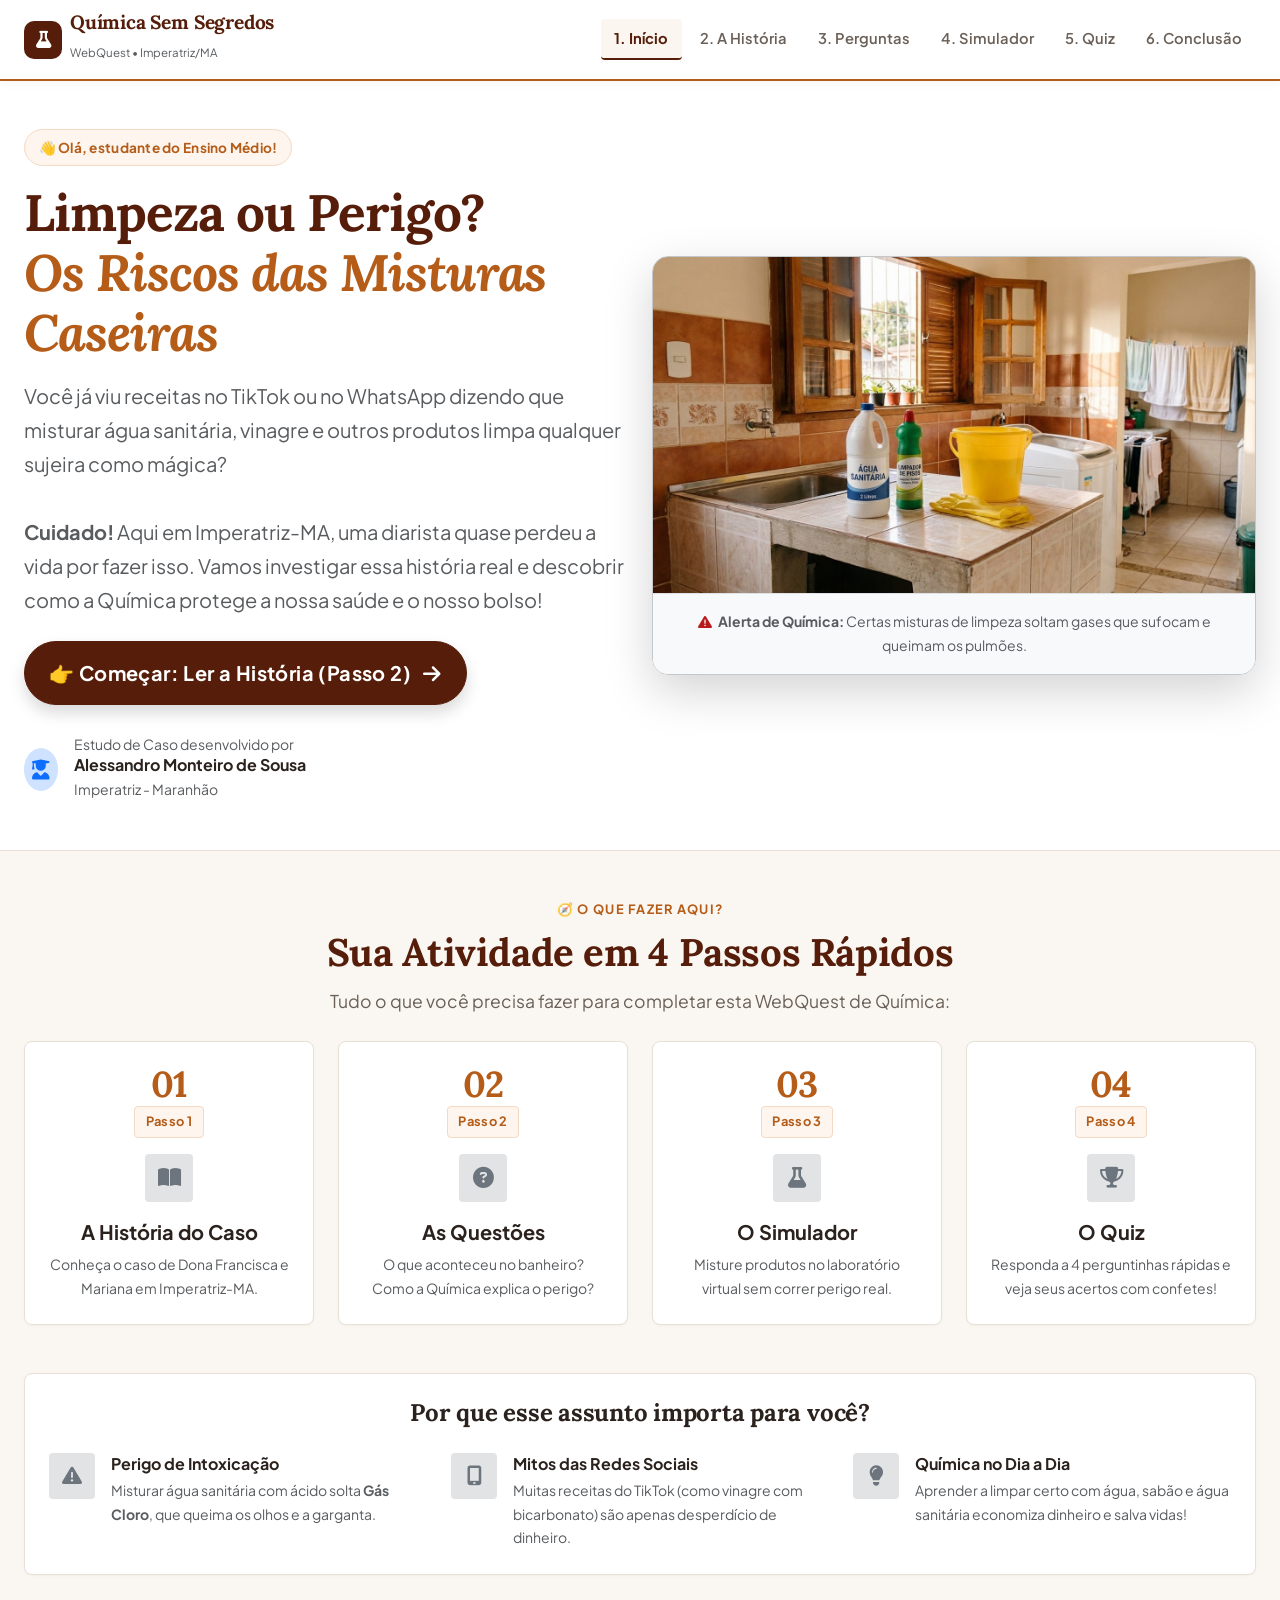
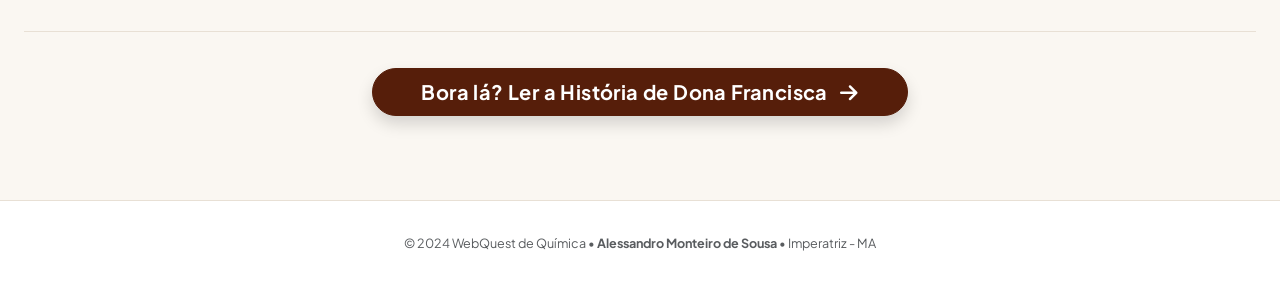
<file: index.html>
<!DOCTYPE html>
<html lang="pt-BR" data-bs-theme="light">
<head>
  <meta charset="UTF-8">
  <meta name="viewport" content="width=device-width, initial-scale=1.0">
  <title>Limpeza ou Perigo? • WebQuest de Química (Imperatriz-MA)</title>
  
  <meta name="description" content="WebQuest de Química para o Ensino Médio sobre os riscos de misturas caseiras de produtos de limpeza. Caso real em Imperatriz, Maranhão.">
  <meta name="author" content="Alessandro Monteiro de Sousa">

  <!-- Bootstrap 5.3 CSS -->
  <link href="https://cdn.jsdelivr.net/npm/bootstrap@5.3.3/dist/css/bootstrap.min.css" rel="stylesheet">
  
  <!-- Font Awesome 6 -->
  <link rel="stylesheet" href="https://cdnjs.cloudflare.com/ajax/libs/font-awesome/6.5.1/css/all.min.css">
  
  <!-- Google Fonts: Plus Jakarta Sans & JetBrains Mono -->
  <link rel="preconnect" href="https://fonts.googleapis.com">
  <link rel="preconnect" href="https://fonts.gstatic.com" crossorigin>
  <link href="https://fonts.googleapis.com/css2?family=Lora:ital,wght@0,400;0,500;0,600;0,700;1,400;1,600&family=Plus+Jakarta+Sans:wght@400;500;600;700&family=JetBrains+Mono:wght@400;600&display=swap" rel="stylesheet">

  <!-- CSS Customizado -->
  <link rel="stylesheet" href="css/style.css">
</head>
<body>

  <!-- ==========================================================================
       BARRA DE NAVEGAÇÃO DESCOMPLICADA (PASSO A PASSO)
       ========================================================================== -->
  <nav class="navbar navbar-expand-lg custom-navbar sticky-top">
    <div class="container px-lg-4">
      <a class="navbar-brand d-flex align-items-center gap-2" href="index.html">
        <div class="stat-icon bg-primary text-white" style="width: 38px; height: 38px; font-size: 1.1rem; border-radius: 10px;">
          <i class="fa-solid fa-flask"></i>
        </div>
        <div>
          <span class="brand-title d-block lh-1">Química Sem Segredos</span>
          <small class="text-muted" style="font-size: 0.72rem;">WebQuest • Imperatriz/MA</small>
        </div>
      </a>

      <button class="navbar-toggler border-0 shadow-none" type="button" data-bs-toggle="collapse" data-bs-target="#navMenu" aria-controls="navMenu" aria-expanded="false" aria-label="Abrir menu">
        <i class="fa-solid fa-bars fa-lg text-primary"></i>
      </button>

      <div class="collapse navbar-collapse" id="navMenu">
        <ul class="navbar-nav ms-auto mb-2 mb-lg-0 gap-1 font-mono">
          <li class="nav-item"><a class="nav-link active" href="index.html">1. Início</a></li>
          <li class="nav-item"><a class="nav-link" href="caso.html">2. A História</a></li>
          <li class="nav-item"><a class="nav-link" href="problematizacao.html">3. Perguntas</a></li>
          <li class="nav-item"><a class="nav-link" href="atividade.html">4. Simulador</a></li>
          <li class="nav-item"><a class="nav-link" href="avaliacao.html">5. Quiz</a></li>
          <li class="nav-item"><a class="nav-link" href="conclusao.html">6. Conclusão</a></li>
        </ul>
      </div>
    </div>
  </nav>

  <!-- ==========================================================================
       HERO PRINCIPAL (ACOLHEDOR E DIRETO AO PONTO)
       ========================================================================== -->
  <header class="hero-section py-5">
    <div class="container px-lg-4">
      <div class="row align-items-center g-4">
        <div class="col-lg-6">
          <div class="badge-hero mb-3">
            <span>👋 Olá, estudante do Ensino Médio!</span>
          </div>

          <h1 class="hero-title mb-3">
            Limpeza ou Perigo? <br>
            <span class="hero-gradient-text">Os Riscos das Misturas Caseiras</span>
          </h1>

          <p class="hero-subtitle mb-4 text-muted fs-5">
            Você já viu receitas no TikTok ou no WhatsApp dizendo que misturar água sanitária, vinagre e outros produtos limpa qualquer sujeira como mágica?
            <br><br>
            <strong>Cuidado!</strong> Aqui em Imperatriz-MA, uma diarista quase perdeu a vida por fazer isso. Vamos investigar essa história real e descobrir como a Química protege a nossa saúde e o nosso bolso!
          </p>

          <div class="d-flex flex-wrap gap-3 mb-4">
            <a href="caso.html" class="btn btn-primary btn-lg px-4 py-3 rounded-pill fw-bold shadow">
              👉 Começar: Ler a História (Passo 2) <i class="fa-solid fa-arrow-right ms-2"></i>
            </a>
          </div>

          <div class="d-flex align-items-center gap-3 pt-2">
            <div class="rounded-circle bg-primary-subtle p-2 text-primary">
              <i class="fa-solid fa-user-graduate fa-lg"></i>
            </div>
            <div>
              <small class="text-muted d-block lh-1">Estudo de Caso desenvolvido por</small>
              <strong class="text-main">Alessandro Monteiro de Sousa</strong>
              <small class="text-muted d-block">Imperatriz - Maranhão</small>
            </div>
          </div>
        </div>

        <div class="col-lg-6">
          <div class="hero-image-wrapper position-relative overflow-hidden rounded-4 border border-secondary-subtle shadow-lg">
            <img src="assets/hero-quimica.jpg" alt="Misturas perigosas de produtos de limpeza" class="img-fluid w-100 object-fit-cover" style="max-height: 380px;">
            <div class="p-3 bg-light border-top small text-center text-muted">
              <i class="fa-solid fa-triangle-exclamation text-danger me-1"></i>
              <strong>Alerta de Química:</strong> Certas misturas de limpeza soltam gases que sufocam e queimam os pulmões.
            </div>
          </div>
        </div>
      </div>
    </div>
  </header>

  <!-- ==========================================================================
       ROTEIRO EM 4 PASSOS SIMPLES
       ========================================================================== -->
  <main class="container px-lg-4 my-5">
    <div class="section-header text-center mx-auto mb-4">
      <span class="section-tag">🧭 O Que Fazer Aqui?</span>
      <h2 class="section-title">Sua Atividade em 4 Passos Rápidos</h2>
      <p class="section-desc mx-auto">
        Tudo o que você precisa fazer para completar esta WebQuest de Química:
      </p>
    </div>

    <div class="row g-4 mb-5">
      <div class="col-md-6 col-lg-3">
        <a href="caso.html" class="text-decoration-none">
          <div class="custom-card h-100 hover-card text-center p-4">
            <div class="step-number mb-1">01</div>
            <span class="editorial-badge mb-3">Passo 1</span>
            <div class="stat-icon bg-secondary-subtle text-secondary mx-auto mb-3" style="width: 48px; height: 48px; font-size: 1.3rem;">
              <i class="fa-solid fa-book-open"></i>
            </div>
            <h5 class="fw-bold text-main">A História do Caso</h5>
            <p class="small text-muted mb-0">
              Conheça o caso de Dona Francisca e Mariana em Imperatriz-MA.
            </p>
          </div>
        </a>
      </div>

      <div class="col-md-6 col-lg-3">
        <a href="problematizacao.html" class="text-decoration-none">
          <div class="custom-card h-100 hover-card text-center p-4">
            <div class="step-number mb-1">02</div>
            <span class="editorial-badge mb-3">Passo 2</span>
            <div class="stat-icon bg-secondary-subtle text-secondary mx-auto mb-3" style="width: 48px; height: 48px; font-size: 1.3rem;">
              <i class="fa-solid fa-circle-question"></i>
            </div>
            <h5 class="fw-bold text-main">As Questões</h5>
            <p class="small text-muted mb-0">
              O que aconteceu no banheiro? Como a Química explica o perigo?
            </p>
          </div>
        </a>
      </div>

      <div class="col-md-6 col-lg-3">
        <a href="atividade.html" class="text-decoration-none">
          <div class="custom-card h-100 hover-card text-center p-4">
            <div class="step-number mb-1">03</div>
            <span class="editorial-badge mb-3">Passo 3</span>
            <div class="stat-icon bg-secondary-subtle text-secondary mx-auto mb-3" style="width: 48px; height: 48px; font-size: 1.3rem;">
              <i class="fa-solid fa-flask"></i>
            </div>
            <h5 class="fw-bold text-main">O Simulador</h5>
            <p class="small text-muted mb-0">
              Misture produtos no laboratório virtual sem correr perigo real.
            </p>
          </div>
        </a>
      </div>

      <div class="col-md-6 col-lg-3">
        <a href="avaliacao.html" class="text-decoration-none">
          <div class="custom-card h-100 hover-card text-center p-4">
            <div class="step-number mb-1">04</div>
            <span class="editorial-badge mb-3">Passo 4</span>
            <div class="stat-icon bg-secondary-subtle text-secondary mx-auto mb-3" style="width: 48px; height: 48px; font-size: 1.3rem;">
              <i class="fa-solid fa-trophy"></i>
            </div>
            <h5 class="fw-bold text-main">O Quiz</h5>
            <p class="small text-muted mb-0">
              Responda a 4 perguntinhas rápidas e veja seus acertos com confetes!
            </p>
          </div>
        </a>
      </div>
    </div>

    <!-- 3 Cartões Práticos -->
    <div class="custom-card p-4 mb-5">
      <h4 class="fw-bold text-main mb-4 text-center">Por que esse assunto importa para você?</h4>
      <div class="row g-4">
        <div class="col-md-4">
          <div class="d-flex gap-3">
            <div class="stat-icon bg-secondary-subtle text-secondary" style="width: 46px; height: 46px; font-size: 1.25rem;">
              <i class="fa-solid fa-triangle-exclamation"></i>
            </div>
            <div>
              <h6 class="fw-bold text-main mb-1">Perigo de Intoxicação</h6>
              <p class="small text-muted mb-0">Misturar água sanitária com ácido solta <strong>Gás Cloro</strong>, que queima os olhos e a garganta.</p>
            </div>
          </div>
        </div>

        <div class="col-md-4">
          <div class="d-flex gap-3">
            <div class="stat-icon bg-secondary-subtle text-secondary" style="width: 46px; height: 46px; font-size: 1.25rem;">
              <i class="fa-solid fa-mobile-screen-button"></i>
            </div>
            <div>
              <h6 class="fw-bold text-main mb-1">Mitos das Redes Sociais</h6>
              <p class="small text-muted mb-0">Muitas receitas do TikTok (como vinagre com bicarbonato) são apenas desperdício de dinheiro.</p>
            </div>
          </div>
        </div>

        <div class="col-md-4">
          <div class="d-flex gap-3">
            <div class="stat-icon bg-secondary-subtle text-secondary" style="width: 46px; height: 46px; font-size: 1.25rem;">
              <i class="fa-solid fa-lightbulb"></i>
            </div>
            <div>
              <h6 class="fw-bold text-main mb-1">Química no Dia a Dia</h6>
              <p class="small text-muted mb-0">Aprender a limpar certo com água, sabão e água sanitária economiza dinheiro e salva vidas!</p>
            </div>
          </div>
        </div>
      </div>
    </div>

    <!-- Navegação Inferior -->
    <div class="page-nav-controls justify-content-center">
      <a href="caso.html" class="btn btn-primary btn-lg rounded-pill px-5 fw-bold shadow">
        Bora lá? Ler a História de Dona Francisca <i class="fa-solid fa-arrow-right ms-2"></i>
      </a>
    </div>
  </main>

  <!-- ==========================================================================
       RODAPÉ LIMPO E MINIMALISTA
       ========================================================================== -->
  <footer class="custom-footer">
    <div class="container text-center">
      <p class="small text-muted mb-0">
        © 2024 WebQuest de Química • <strong>Alessandro Monteiro de Sousa</strong> • Imperatriz - MA
      </p>
    </div>
  </footer>

  <!-- Bootstrap 5.3 Bundle JS -->
  <script src="https://cdn.jsdelivr.net/npm/bootstrap@5.3.3/dist/js/bootstrap.bundle.min.js"></script>
  <!-- Script Principal -->
  <script src="js/script.js"></script>
</body>
</html>
</file>
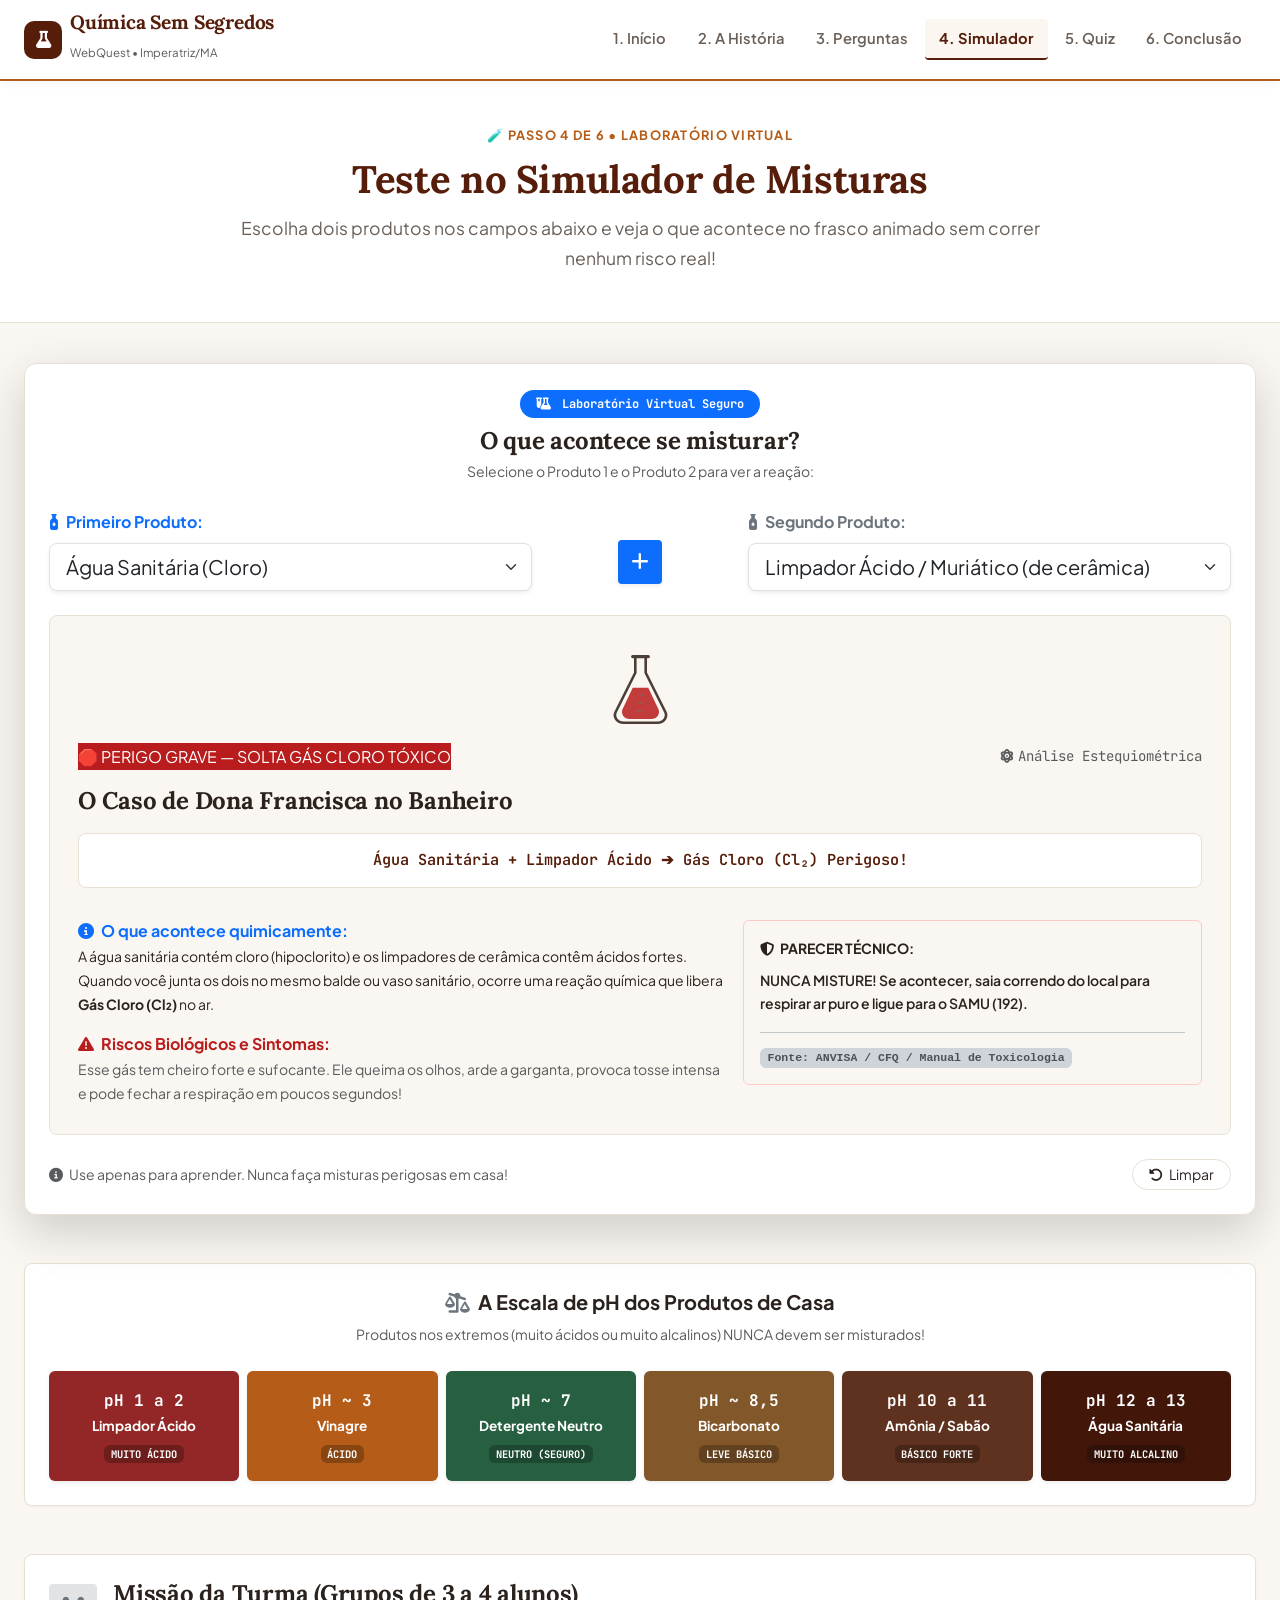
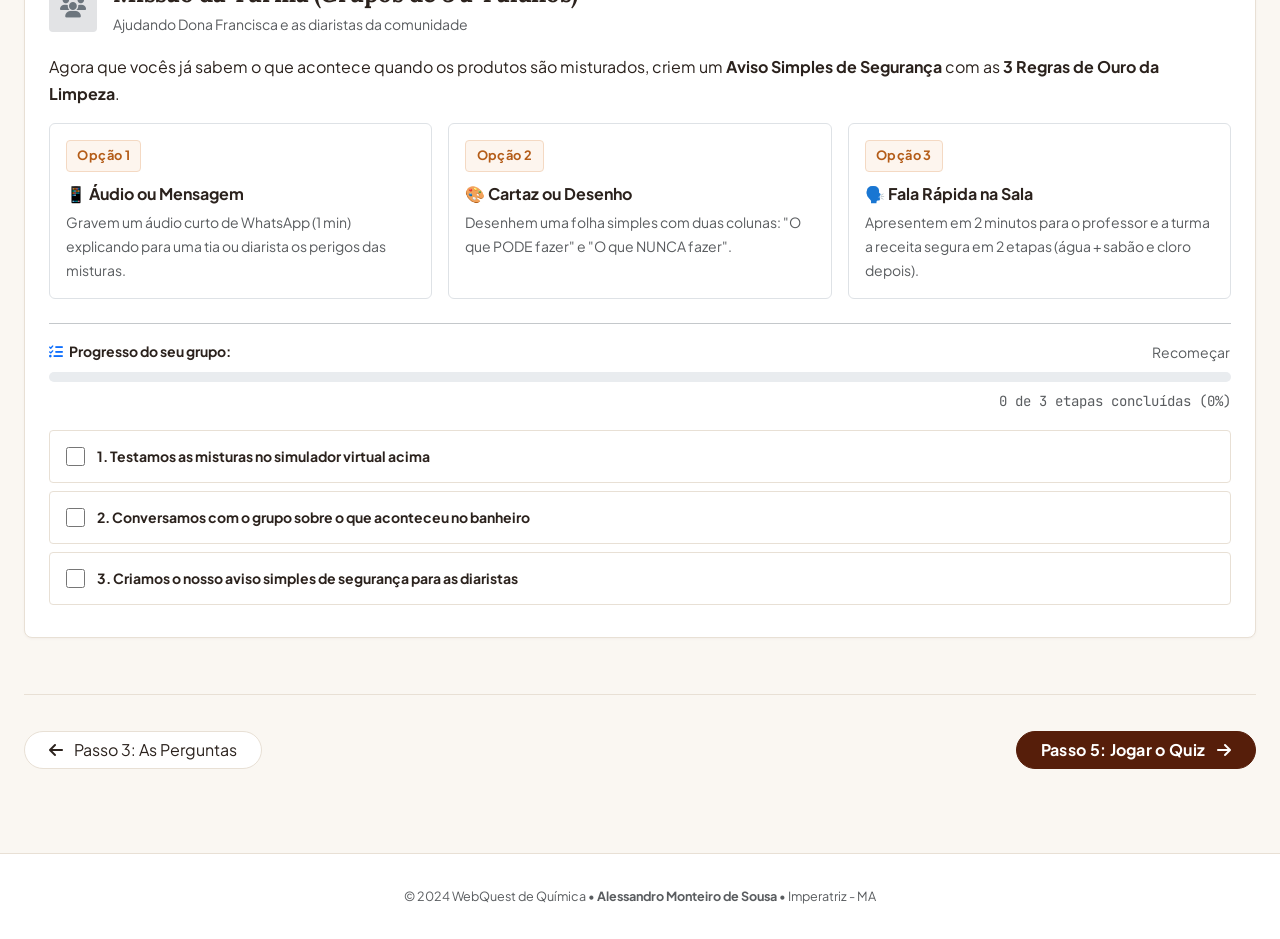
<file: atividade.html>
<!DOCTYPE html>
<html lang="pt-BR" data-bs-theme="light">
<head>
  <meta charset="UTF-8">
  <meta name="viewport" content="width=device-width, initial-scale=1.0">
  <meta name="description" content="Laboratório Virtual e Atividade Prática da WebQuest de Química com simulador interativo de misturas.">
  <meta name="author" content="Alessandro Monteiro de Sousa">
  <title>Simulador & Atividade Prática • WebQuest de Química</title>

  <!-- Google Fonts -->
  <link rel="preconnect" href="https://fonts.googleapis.com">
  <link rel="preconnect" href="https://fonts.gstatic.com" crossorigin>
  <link href="https://fonts.googleapis.com/css2?family=Lora:ital,wght@0,400;0,500;0,600;0,700;1,400;1,600&family=Plus+Jakarta+Sans:wght@400;500;600;700&family=JetBrains+Mono:wght@400;600&display=swap" rel="stylesheet">

  <!-- Bootstrap 5.3 CSS -->
  <link href="https://cdn.jsdelivr.net/npm/bootstrap@5.3.3/dist/css/bootstrap.min.css" rel="stylesheet">

  <!-- Font Awesome 6 Icons -->
  <link rel="stylesheet" href="https://cdnjs.cloudflare.com/ajax/libs/font-awesome/6.5.1/css/all.min.css">

  <!-- Custom CSS -->
  <link rel="stylesheet" href="css/style.css">
</head>
<body>

  <!-- ==========================================================================
       BARRA DE NAVEGAÇÃO DESCOMPLICADA
       ========================================================================== -->
  <nav class="navbar navbar-expand-lg custom-navbar sticky-top">
    <div class="container px-lg-4">
      <a class="navbar-brand d-flex align-items-center gap-2" href="index.html">
        <div class="stat-icon bg-primary text-white" style="width: 38px; height: 38px; font-size: 1.1rem; border-radius: 10px;">
          <i class="fa-solid fa-flask"></i>
        </div>
        <div>
          <span class="brand-title d-block lh-1">Química Sem Segredos</span>
          <small class="text-muted" style="font-size: 0.72rem;">WebQuest • Imperatriz/MA</small>
        </div>
      </a>

      <button class="navbar-toggler border-0 shadow-none" type="button" data-bs-toggle="collapse" data-bs-target="#navMenu" aria-controls="navMenu" aria-expanded="false" aria-label="Abrir menu">
        <i class="fa-solid fa-bars fa-lg text-primary"></i>
      </button>

      <div class="collapse navbar-collapse" id="navMenu">
        <ul class="navbar-nav ms-auto mb-2 mb-lg-0 gap-1 font-mono">
          <li class="nav-item"><a class="nav-link" href="index.html">1. Início</a></li>
          <li class="nav-item"><a class="nav-link" href="caso.html">2. A História</a></li>
          <li class="nav-item"><a class="nav-link" href="problematizacao.html">3. Perguntas</a></li>
          <li class="nav-item"><a class="nav-link active" href="atividade.html">4. Simulador</a></li>
          <li class="nav-item"><a class="nav-link" href="avaliacao.html">5. Quiz</a></li>
          <li class="nav-item"><a class="nav-link" href="conclusao.html">6. Conclusão</a></li>
        </ul>
      </div>
    </div>
  </nav>

  <!-- ==========================================================================
       CABEÇALHO DA PÁGINA
       ========================================================================== -->
  <header class="page-header-banner">
    <div class="container px-lg-4 text-center">
      <span class="section-tag">🧪 Passo 4 de 6 • Laboratório Virtual</span>
      <h1 class="section-title">Teste no Simulador de Misturas</h1>
      <p class="section-desc mx-auto">
        Escolha dois produtos nos campos abaixo e veja o que acontece no frasco animado sem correr nenhum risco real!
      </p>
    </div>
  </header>

  <!-- ==========================================================================
       CONTEÚDO DA ATIVIDADE PRÁTICA
       ========================================================================== -->
  <main class="container px-lg-4 mb-5">

    <!-- 1. O SIMULADOR EM DESTAQUE NO TOPO -->
    <div class="row mb-5">
      <div class="col-12">
        <div class="simulator-card shadow-lg p-4">
          <div class="text-center mb-4">
            <span class="badge bg-primary px-3 py-2 rounded-pill font-mono mb-2">
              <i class="fa-solid fa-flask-vial me-1"></i> Laboratório Virtual Seguro
            </span>
            <h4 class="fw-bold text-main mb-1">O que acontece se misturar?</h4>
            <p class="small text-muted mb-0">Selecione o Produto 1 e o Produto 2 para ver a reação:</p>
          </div>

          <!-- Seletores -->
          <div class="row g-3 align-items-center mb-4">
            <div class="col-md-5">
              <label for="prod1Select" class="form-label fw-bold text-primary">
                <i class="fa-solid fa-bottle-droplet me-1"></i> Primeiro Produto:
              </label>
              <select id="prod1Select" class="form-select form-select-lg shadow-sm">
                <option value="" disabled>Escolha um produto...</option>
                <option value="sanitaria" selected>Água Sanitária (Cloro)</option>
                <option value="desincrustante">Limpador Ácido / Muriático (de cerâmica)</option>
                <option value="vinagre">Vinagre Comum</option>
                <option value="bicarbonato">Bicarbonato de Sódio</option>
                <option value="amonia">Desinfetante com Amônia</option>
                <option value="alcool">Álcool 70%</option>
                <option value="oxigenada">Água Oxigenada</option>
                <option value="detergente">Detergente Neutro Comum</option>
              </select>
            </div>

            <div class="col-md-2 text-center pt-md-4">
              <div class="stat-icon bg-primary text-white mx-auto shadow-sm" style="width: 44px; height: 44px; font-size: 1.2rem;">
                <i class="fa-solid fa-plus"></i>
              </div>
            </div>

            <div class="col-md-5">
              <label for="prod2Select" class="form-label fw-bold text-secondary">
                <i class="fa-solid fa-bottle-droplet me-1"></i> Segundo Produto:
              </label>
              <select id="prod2Select" class="form-select form-select-lg shadow-sm">
                <option value="" disabled>Escolha outro produto...</option>
                <option value="sanitaria">Água Sanitária (Cloro)</option>
                <option value="desincrustante" selected>Limpador Ácido / Muriático (de cerâmica)</option>
                <option value="vinagre">Vinagre Comum</option>
                <option value="bicarbonato">Bicarbonato de Sódio</option>
                <option value="amonia">Desinfetante com Amônia</option>
                <option value="alcool">Álcool 70%</option>
                <option value="oxigenada">Água Oxigenada</option>
                <option value="detergente">Detergente Neutro Comum</option>
              </select>
            </div>
          </div>

          <!-- Tela de Reação com Frasco Animado -->
          <div id="reactionResult" class="reaction-screen"></div>

          <div class="d-flex justify-content-between align-items-center mt-3 pt-2">
            <span class="small text-muted"><i class="fa-solid fa-circle-info me-1"></i> Use apenas para aprender. Nunca faça misturas perigosas em casa!</span>
            <button id="btnResetSim" class="btn btn-outline-secondary btn-sm rounded-pill px-3">
              <i class="fa-solid fa-rotate-left me-1"></i> Limpar
            </button>
          </div>
        </div>
      </div>
    </div>

    <!-- 2. ESCALA DE pH DESCOMPLICADA -->
    <div class="custom-card p-4 mb-5">
      <h5 class="fw-bold text-main text-center mb-2"><i class="fa-solid fa-scale-unbalanced-flip me-2 text-secondary"></i>A Escala de pH dos Produtos de Casa</h5>
      <p class="small text-muted text-center mb-4">Produtos nos extremos (muito ácidos ou muito alcalinos) NUNCA devem ser misturados!</p>
      
      <div class="row g-2 text-center">
        <div class="col-6 col-md-2">
          <div class="p-3 rounded text-white shadow-sm" style="background-color: #932626;">
            <span class="d-block fw-bold font-mono">pH 1 a 2</span>
            <small class="d-block fw-bold" style="font-size: 0.85rem;">Limpador Ácido</small>
            <span class="badge bg-black bg-opacity-25 mt-2 font-mono" style="font-size: 0.65rem;">MUITO ÁCIDO</span>
          </div>
        </div>
        <div class="col-6 col-md-2">
          <div class="p-3 rounded text-white shadow-sm" style="background-color: #b45c18;">
            <span class="d-block fw-bold font-mono">pH ~ 3</span>
            <small class="d-block fw-bold" style="font-size: 0.85rem;">Vinagre</small>
            <span class="badge bg-black bg-opacity-25 mt-2 font-mono" style="font-size: 0.65rem;">ÁCIDO</span>
          </div>
        </div>
        <div class="col-6 col-md-2">
          <div class="p-3 rounded text-white shadow-sm" style="background-color: #266041;">
            <span class="d-block fw-bold font-mono">pH ~ 7</span>
            <small class="d-block fw-bold" style="font-size: 0.85rem;">Detergente Neutro</small>
            <span class="badge bg-black bg-opacity-25 mt-2 font-mono" style="font-size: 0.65rem;">NEUTRO (SEGURO)</span>
          </div>
        </div>
        <div class="col-6 col-md-2">
          <div class="p-3 rounded text-white shadow-sm" style="background-color: #82572a;">
            <span class="d-block fw-bold font-mono">pH ~ 8,5</span>
            <small class="d-block fw-bold" style="font-size: 0.85rem;">Bicarbonato</small>
            <span class="badge bg-black bg-opacity-25 mt-2 font-mono" style="font-size: 0.65rem;">LEVE BÁSICO</span>
          </div>
        </div>
        <div class="col-6 col-md-2">
          <div class="p-3 rounded text-white shadow-sm" style="background-color: #5e321e;">
            <span class="d-block fw-bold font-mono">pH 10 a 11</span>
            <small class="d-block fw-bold" style="font-size: 0.85rem;">Amônia / Sabão</small>
            <span class="badge bg-black bg-opacity-25 mt-2 font-mono" style="font-size: 0.65rem;">BÁSICO FORTE</span>
          </div>
        </div>
        <div class="col-6 col-md-2">
          <div class="p-3 rounded text-white shadow-sm" style="background-color: #42170a;">
            <span class="d-block fw-bold font-mono">pH 12 a 13</span>
            <small class="d-block fw-bold" style="font-size: 0.85rem;">Água Sanitária</small>
            <span class="badge bg-black bg-opacity-25 mt-2 font-mono" style="font-size: 0.65rem;">MUITO ALCALINO</span>
          </div>
        </div>
      </div>
    </div>

    <!-- 3. MISSÃO EM GRUPO (SIMPLES E DIRETA) -->
    <div class="custom-card p-4 mb-5">
      <div class="d-flex align-items-center gap-3 mb-3">
        <div class="stat-icon bg-secondary-subtle text-secondary" style="width: 48px; height: 48px; font-size: 1.3rem;">
          <i class="fa-solid fa-users"></i>
        </div>
        <div>
          <h4 class="fw-bold text-main mb-0">Missão da Turma (Grupos de 3 a 4 alunos)</h4>
          <small class="text-muted">Ajudando Dona Francisca e as diaristas da comunidade</small>
        </div>
      </div>

      <p class="text-main mb-3">
        Agora que vocês já sabem o que acontece quando os produtos são misturados, criem um <strong>Aviso Simples de Segurança</strong> com as <strong>3 Regras de Ouro da Limpeza</strong>.
      </p>

      <div class="row g-3 mb-4">
        <div class="col-md-4">
          <div class="p-3 rounded bg-subtle border h-100">
            <span class="editorial-badge mb-2">Opção 1</span>
            <strong class="d-block text-main mb-1">📱 Áudio ou Mensagem</strong>
            <p class="small text-muted mb-0">Gravem um áudio curto de WhatsApp (1 min) explicando para uma tia ou diarista os perigos das misturas.</p>
          </div>
        </div>

        <div class="col-md-4">
          <div class="p-3 rounded bg-subtle border h-100">
            <span class="editorial-badge mb-2">Opção 2</span>
            <strong class="d-block text-main mb-1">🎨 Cartaz ou Desenho</strong>
            <p class="small text-muted mb-0">Desenhem uma folha simples com duas colunas: "O que PODE fazer" e "O que NUNCA fazer".</p>
          </div>
        </div>

        <div class="col-md-4">
          <div class="p-3 rounded bg-subtle border h-100">
            <span class="editorial-badge mb-2">Opção 3</span>
            <strong class="d-block text-main mb-1">🗣️ Fala Rápida na Sala</strong>
            <p class="small text-muted mb-0">Apresentem em 2 minutos para o professor e a turma a receita segura em 2 etapas (água + sabão e cloro depois).</p>
          </div>
        </div>
      </div>

      <!-- Checklist Simples da Missão -->
      <div class="border-top border-secondary-subtle pt-3">
        <div class="d-flex align-items-center justify-content-between mb-2">
          <strong class="text-main small"><i class="fa-solid fa-list-check me-1 text-primary"></i> Progresso do seu grupo:</strong>
          <button id="btnResetTasks" class="btn btn-sm btn-link text-muted p-0 text-decoration-none">Recomeçar</button>
        </div>

        <div class="progress mb-2" style="height: 10px; border-radius: 9999px;">
          <div id="taskProgressBar" class="progress-bar progress-bar-striped bg-primary" role="progressbar" style="width: 0%;"></div>
        </div>
        <div id="taskProgressText" class="small text-muted font-mono text-end mb-3">0 de 3 etapas concluídas (0%)</div>

        <label class="checklist-item mb-2">
          <input type="checkbox" class="task-checkbox" data-index="0">
          <div>
            <strong class="text-main small d-block">1. Testamos as misturas no simulador virtual acima</strong>
          </div>
        </label>

        <label class="checklist-item mb-2">
          <input type="checkbox" class="task-checkbox" data-index="1">
          <div>
            <strong class="text-main small d-block">2. Conversamos com o grupo sobre o que aconteceu no banheiro</strong>
          </div>
        </label>

        <label class="checklist-item mb-2">
          <input type="checkbox" class="task-checkbox" data-index="2">
          <div>
            <strong class="text-main small d-block">3. Criamos o nosso aviso simples de segurança para as diaristas</strong>
          </div>
        </label>
      </div>
    </div>

    <!-- Navegação Inferior -->
    <div class="page-nav-controls">
      <a href="problematizacao.html" class="btn btn-outline-secondary rounded-pill px-4">
        <i class="fa-solid fa-arrow-left me-2"></i> Passo 3: As Perguntas
      </a>
      <a href="avaliacao.html" class="btn btn-primary rounded-pill px-4 fw-bold">
        Passo 5: Jogar o Quiz <i class="fa-solid fa-arrow-right ms-2"></i>
      </a>
    </div>
  </main>

  <!-- ==========================================================================
       RODAPÉ LIMPO E MINIMALISTA
       ========================================================================== -->
  <footer class="custom-footer">
    <div class="container text-center">
      <p class="small text-muted mb-0">
        © 2024 WebQuest de Química • <strong>Alessandro Monteiro de Sousa</strong> • Imperatriz - MA
      </p>
    </div>
  </footer>

  <!-- Scripts -->
  <script src="https://cdn.jsdelivr.net/npm/bootstrap@5.3.3/dist/js/bootstrap.bundle.min.js"></script>
  <script src="js/script.js"></script>
</body>
</html>
</file>
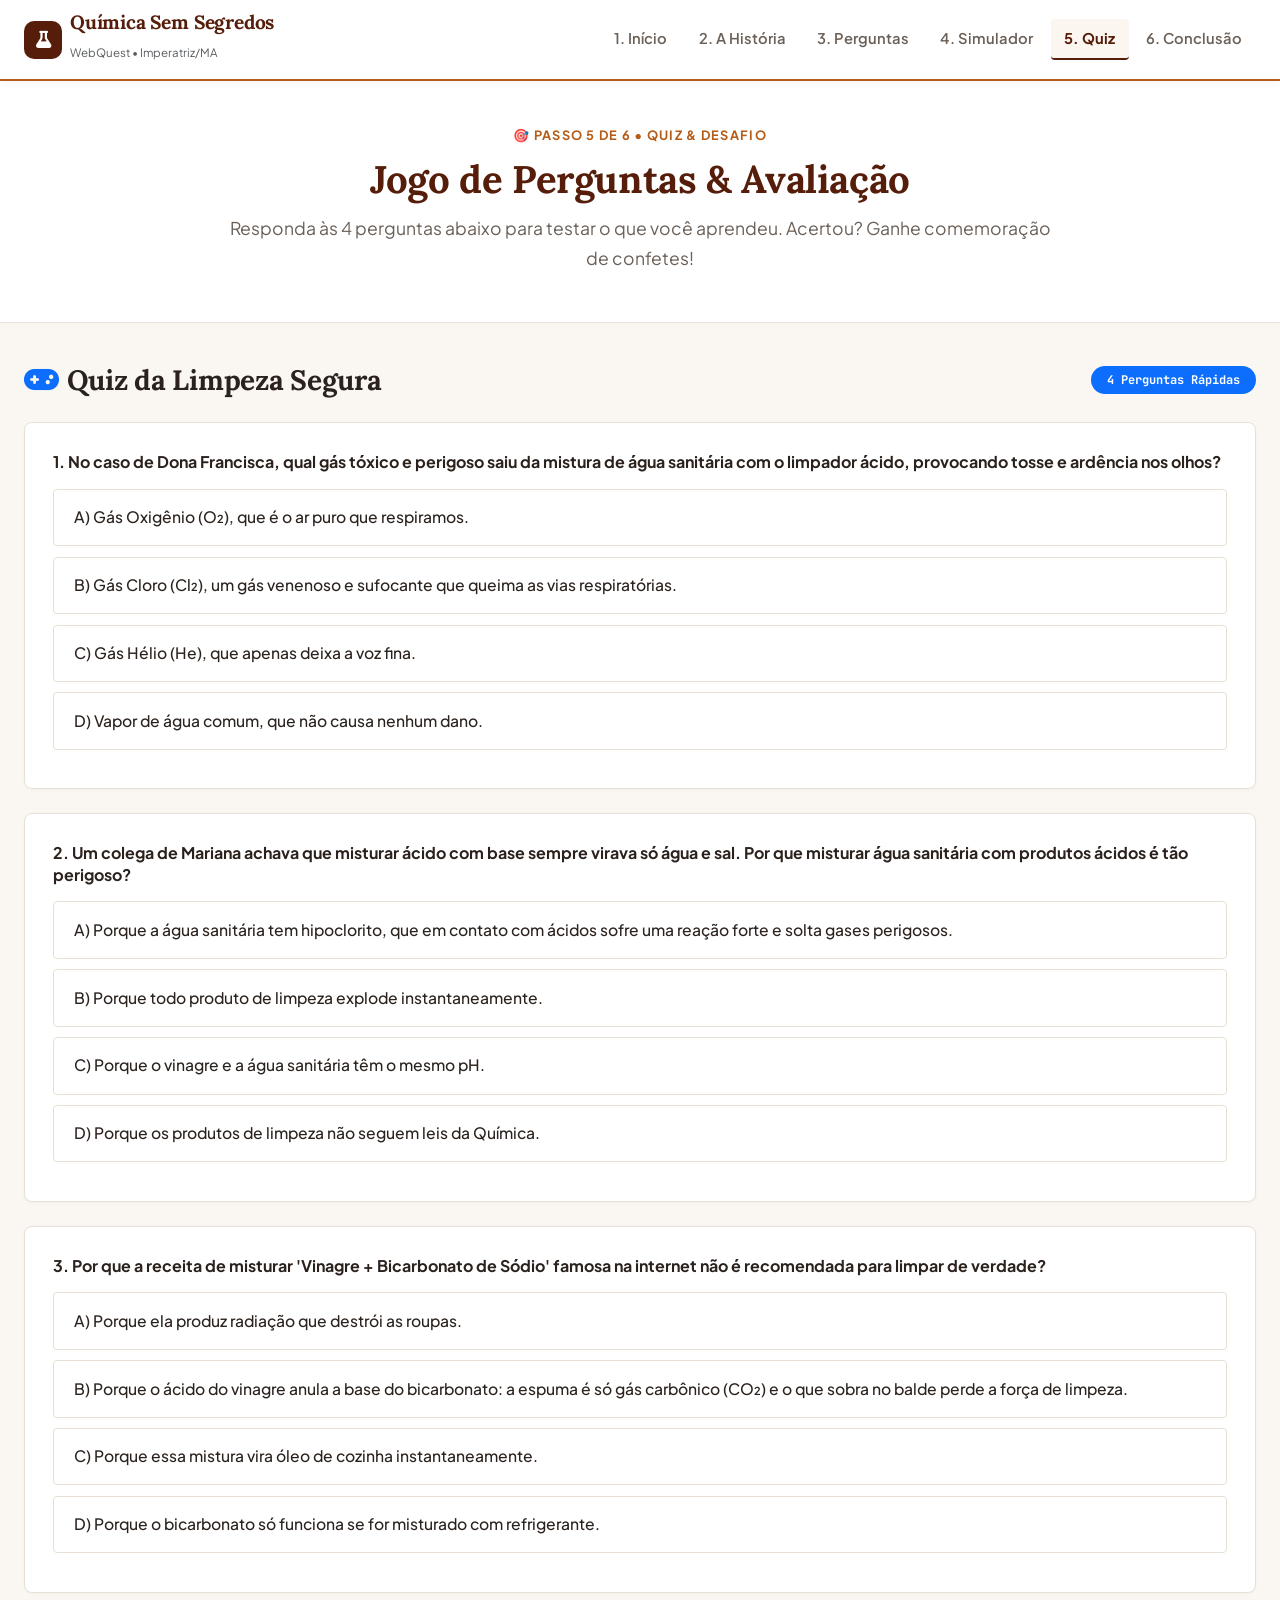
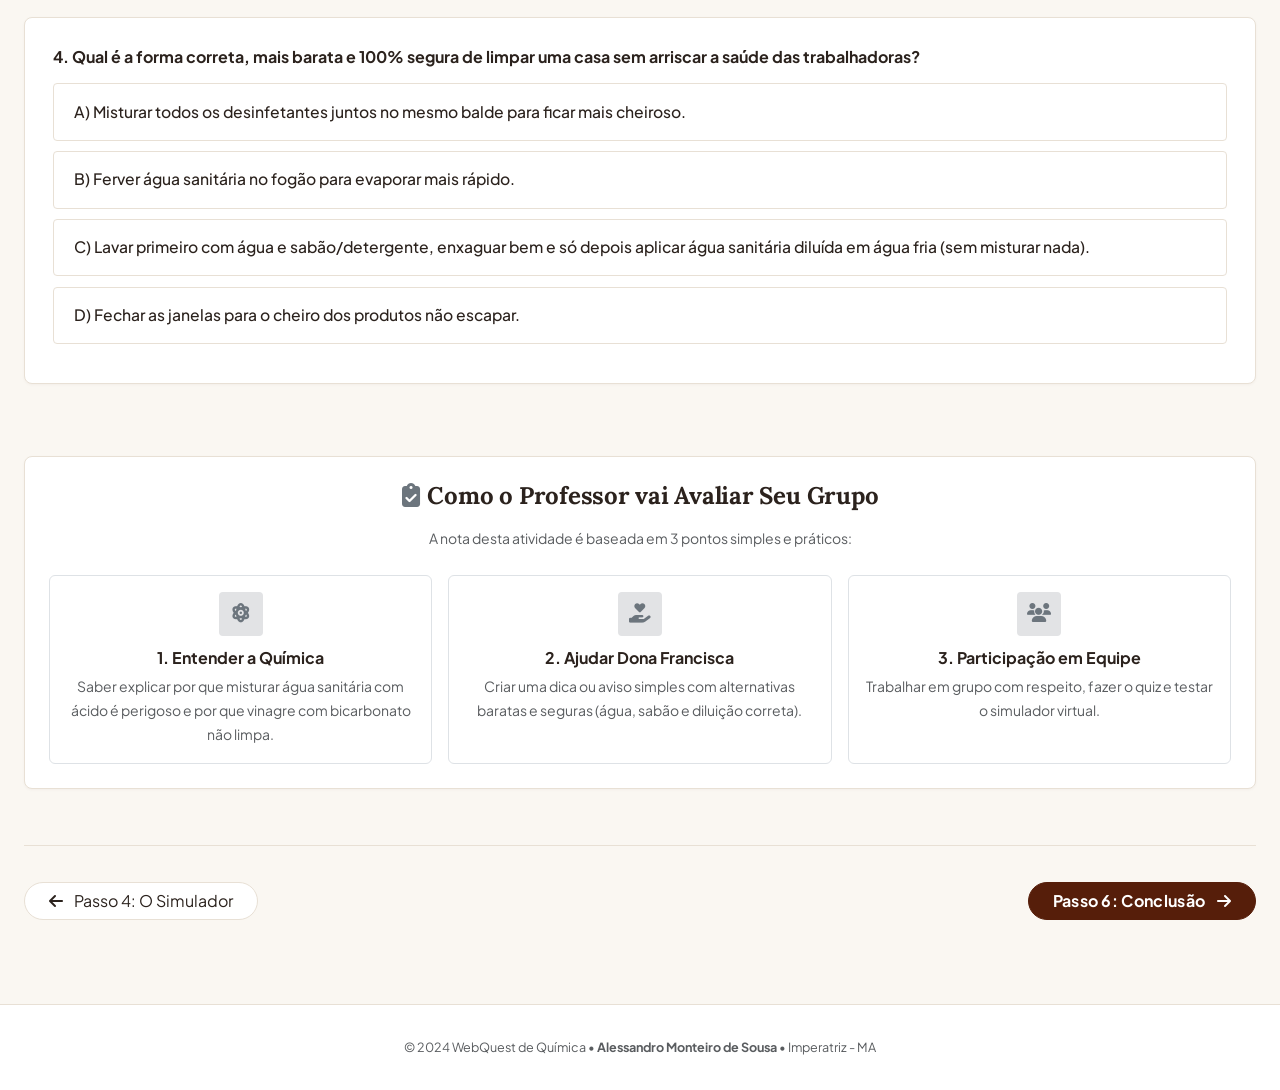
<file: avaliacao.html>
<!DOCTYPE html>
<html lang="pt-BR" data-bs-theme="light">
<head>
  <meta charset="UTF-8">
  <meta name="viewport" content="width=device-width, initial-scale=1.0">
  <meta name="description" content="Avaliação e Quiz da WebQuest de Química: Teste de fixação interativo e critérios de avaliação simples.">
  <meta name="author" content="Alessandro Monteiro de Sousa">
  <title>Quiz & Avaliação • WebQuest de Química</title>

  <!-- Google Fonts -->
  <link rel="preconnect" href="https://fonts.googleapis.com">
  <link rel="preconnect" href="https://fonts.gstatic.com" crossorigin>
  <link href="https://fonts.googleapis.com/css2?family=Lora:ital,wght@0,400;0,500;0,600;0,700;1,400;1,600&family=Plus+Jakarta+Sans:wght@400;500;600;700&family=JetBrains+Mono:wght@400;600&display=swap" rel="stylesheet">

  <!-- Bootstrap 5.3 CSS -->
  <link href="https://cdn.jsdelivr.net/npm/bootstrap@5.3.3/dist/css/bootstrap.min.css" rel="stylesheet">

  <!-- Font Awesome 6 Icons -->
  <link rel="stylesheet" href="https://cdnjs.cloudflare.com/ajax/libs/font-awesome/6.5.1/css/all.min.css">

  <!-- Custom CSS -->
  <link rel="stylesheet" href="css/style.css">
</head>
<body>

  <!-- ==========================================================================
       BARRA DE NAVEGAÇÃO DESCOMPLICADA
       ========================================================================== -->
  <nav class="navbar navbar-expand-lg custom-navbar sticky-top">
    <div class="container px-lg-4">
      <a class="navbar-brand d-flex align-items-center gap-2" href="index.html">
        <div class="stat-icon bg-primary text-white" style="width: 38px; height: 38px; font-size: 1.1rem; border-radius: 10px;">
          <i class="fa-solid fa-flask"></i>
        </div>
        <div>
          <span class="brand-title d-block lh-1">Química Sem Segredos</span>
          <small class="text-muted" style="font-size: 0.72rem;">WebQuest • Imperatriz/MA</small>
        </div>
      </a>

      <button class="navbar-toggler border-0 shadow-none" type="button" data-bs-toggle="collapse" data-bs-target="#navMenu" aria-controls="navMenu" aria-expanded="false" aria-label="Abrir menu">
        <i class="fa-solid fa-bars fa-lg text-primary"></i>
      </button>

      <div class="collapse navbar-collapse" id="navMenu">
        <ul class="navbar-nav ms-auto mb-2 mb-lg-0 gap-1 font-mono">
          <li class="nav-item"><a class="nav-link" href="index.html">1. Início</a></li>
          <li class="nav-item"><a class="nav-link" href="caso.html">2. A História</a></li>
          <li class="nav-item"><a class="nav-link" href="problematizacao.html">3. Perguntas</a></li>
          <li class="nav-item"><a class="nav-link" href="atividade.html">4. Simulador</a></li>
          <li class="nav-item"><a class="nav-link active" href="avaliacao.html">5. Quiz</a></li>
          <li class="nav-item"><a class="nav-link" href="conclusao.html">6. Conclusão</a></li>
        </ul>
      </div>
    </div>
  </nav>

  <!-- ==========================================================================
       CABEÇALHO DA PÁGINA
       ========================================================================== -->
  <header class="page-header-banner">
    <div class="container px-lg-4 text-center">
      <span class="section-tag">🎯 Passo 5 de 6 • Quiz & Desafio</span>
      <h1 class="section-title">Jogo de Perguntas & Avaliação</h1>
      <p class="section-desc mx-auto">
        Responda às 4 perguntas abaixo para testar o que você aprendeu. Acertou? Ganhe comemoração de confetes!
      </p>
    </div>
  </header>

  <!-- ==========================================================================
       CONTEÚDO DA AVALIAÇÃO
       ========================================================================== -->
  <main class="container px-lg-4 mb-5">

    <!-- 1. O QUIZ EM PRIMEIRO LUGAR -->
    <div class="row mb-5">
      <div class="col-12">
        <div class="d-flex align-items-center justify-content-between mb-4 flex-wrap gap-2">
          <h3 class="fw-bold text-main mb-0">
            <i class="fa-solid fa-gamepad text-primary me-2"></i>Quiz da Limpeza Segura
          </h3>
          <span class="badge bg-primary px-3 py-2 rounded-pill font-mono">
            4 Perguntas Rápidas
          </span>
        </div>

        <div id="quizContainer">
          <!-- Gerado dinamicamente pelo script.js com botões grandes e feedback -->
        </div>
      </div>
    </div>

    <!-- 2. COMO O PROFESSOR VAI AVALIAR SEU GRUPO (SUPER SIMPLES) -->
    <div class="row">
      <div class="col-12">
        <div class="custom-card p-4">
          <h4 class="fw-bold text-main mb-3 text-center">
            <i class="fa-solid fa-clipboard-check me-2 text-secondary"></i>Como o Professor vai Avaliar Seu Grupo
          </h4>
          <p class="small text-muted text-center mb-4">
            A nota desta atividade é baseada em 3 pontos simples e práticos:
          </p>

          <div class="row g-3">
            <div class="col-md-4">
              <div class="p-3 rounded bg-subtle border h-100 text-center">
                <div class="stat-icon bg-secondary-subtle text-secondary mx-auto mb-2" style="width: 44px; height: 44px; font-size: 1.2rem;">
                  <i class="fa-solid fa-atom"></i>
                </div>
                <strong class="text-main d-block mb-1">1. Entender a Química</strong>
                <p class="small text-muted mb-0">Saber explicar por que misturar água sanitária com ácido é perigoso e por que vinagre com bicarbonato não limpa.</p>
              </div>
            </div>

            <div class="col-md-4">
              <div class="p-3 rounded bg-subtle border h-100 text-center">
                <div class="stat-icon bg-secondary-subtle text-secondary mx-auto mb-2" style="width: 44px; height: 44px; font-size: 1.2rem;">
                  <i class="fa-solid fa-hand-holding-heart"></i>
                </div>
                <strong class="text-main d-block mb-1">2. Ajudar Dona Francisca</strong>
                <p class="small text-muted mb-0">Criar uma dica ou aviso simples com alternativas baratas e seguras (água, sabão e diluição correta).</p>
              </div>
            </div>

            <div class="col-md-4">
              <div class="p-3 rounded bg-subtle border h-100 text-center">
                <div class="stat-icon bg-secondary-subtle text-secondary mx-auto mb-2" style="width: 44px; height: 44px; font-size: 1.2rem;">
                  <i class="fa-solid fa-users"></i>
                </div>
                <strong class="text-main d-block mb-1">3. Participação em Equipe</strong>
                <p class="small text-muted mb-0">Trabalhar em grupo com respeito, fazer o quiz e testar o simulador virtual.</p>
              </div>
            </div>
          </div>
        </div>
      </div>
    </div>

    <!-- Navegação Inferior -->
    <div class="page-nav-controls">
      <a href="atividade.html" class="btn btn-outline-secondary rounded-pill px-4">
        <i class="fa-solid fa-arrow-left me-2"></i> Passo 4: O Simulador
      </a>
      <a href="conclusao.html" class="btn btn-primary rounded-pill px-4 fw-bold">
        Passo 6: Conclusão <i class="fa-solid fa-arrow-right ms-2"></i>
      </a>
    </div>
  </main>

  <!-- ==========================================================================
       RODAPÉ LIMPO E MINIMALISTA
       ========================================================================== -->
  <footer class="custom-footer">
    <div class="container text-center">
      <p class="small text-muted mb-0">
        © 2024 WebQuest de Química • <strong>Alessandro Monteiro de Sousa</strong> • Imperatriz - MA
      </p>
    </div>
  </footer>

  <!-- Scripts -->
  <script src="https://cdn.jsdelivr.net/npm/bootstrap@5.3.3/dist/js/bootstrap.bundle.min.js"></script>
  <script src="js/script.js"></script>
</body>
</html>
</file>
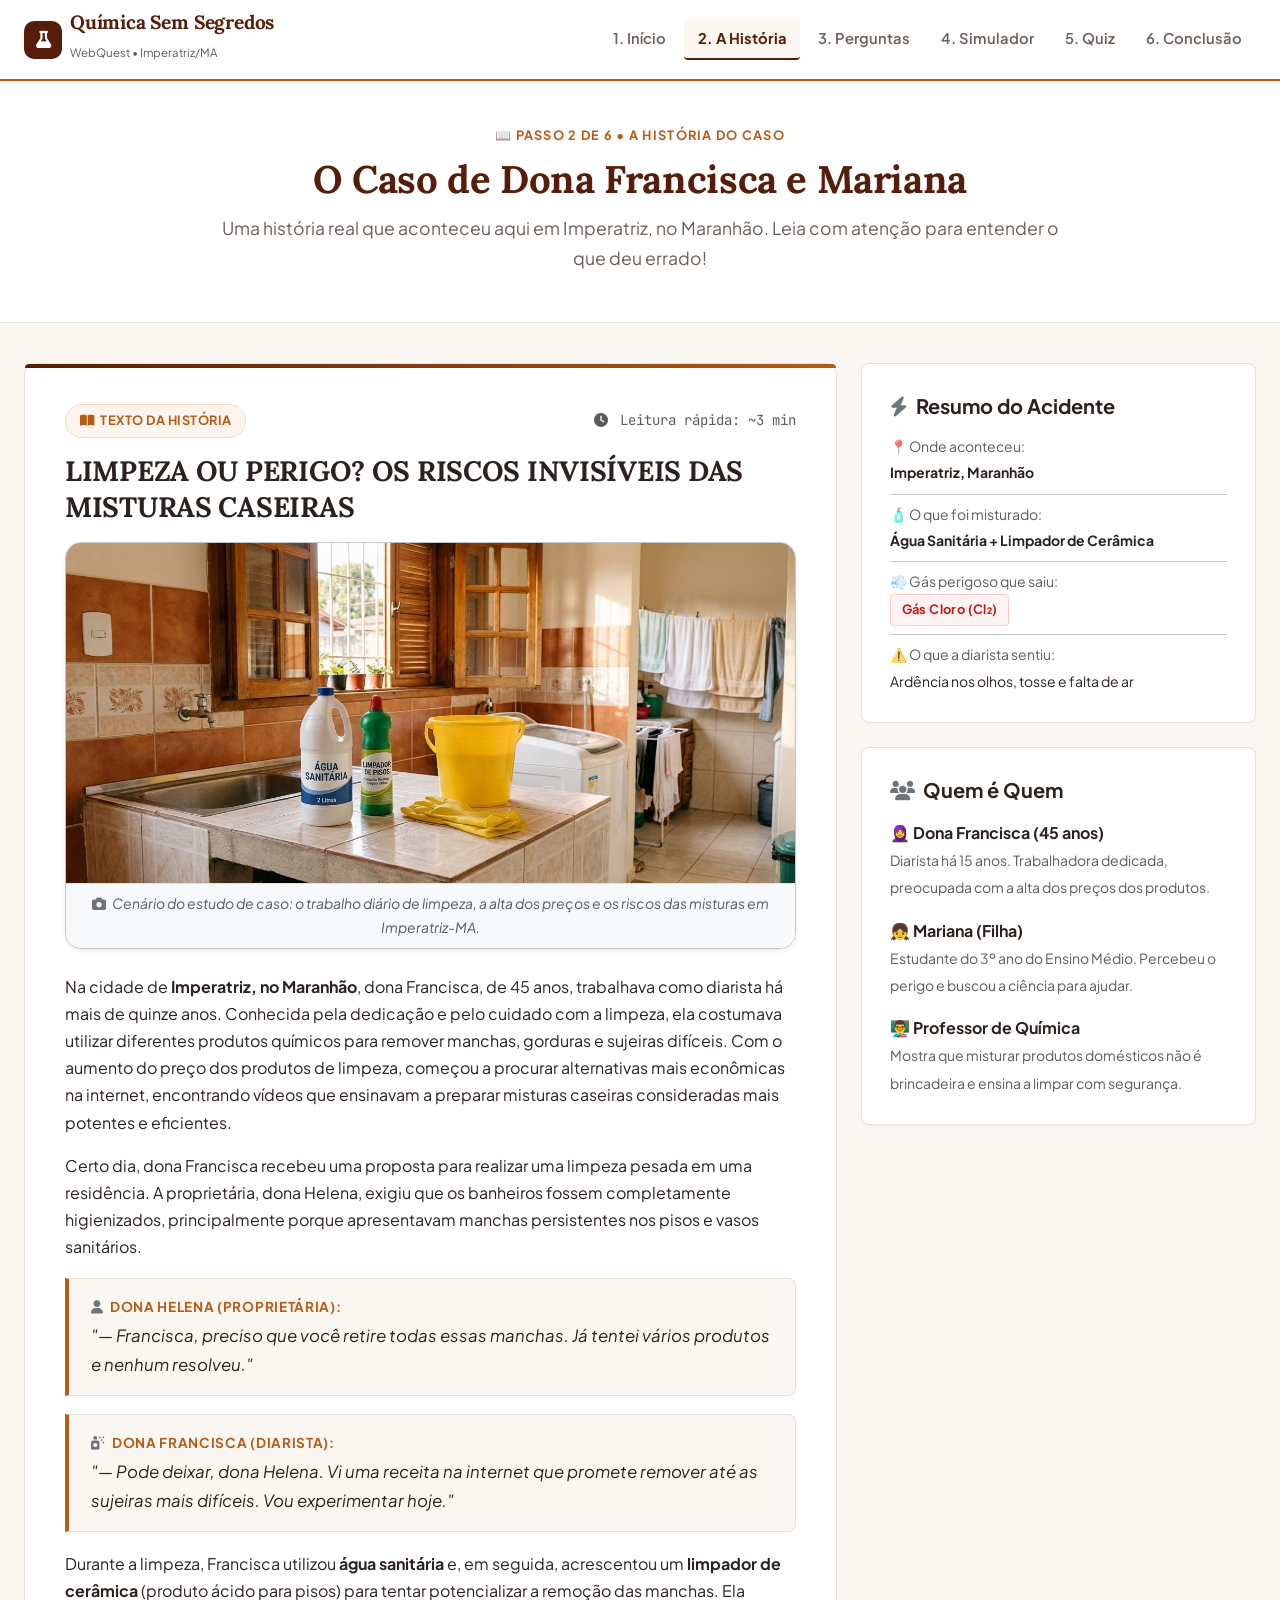
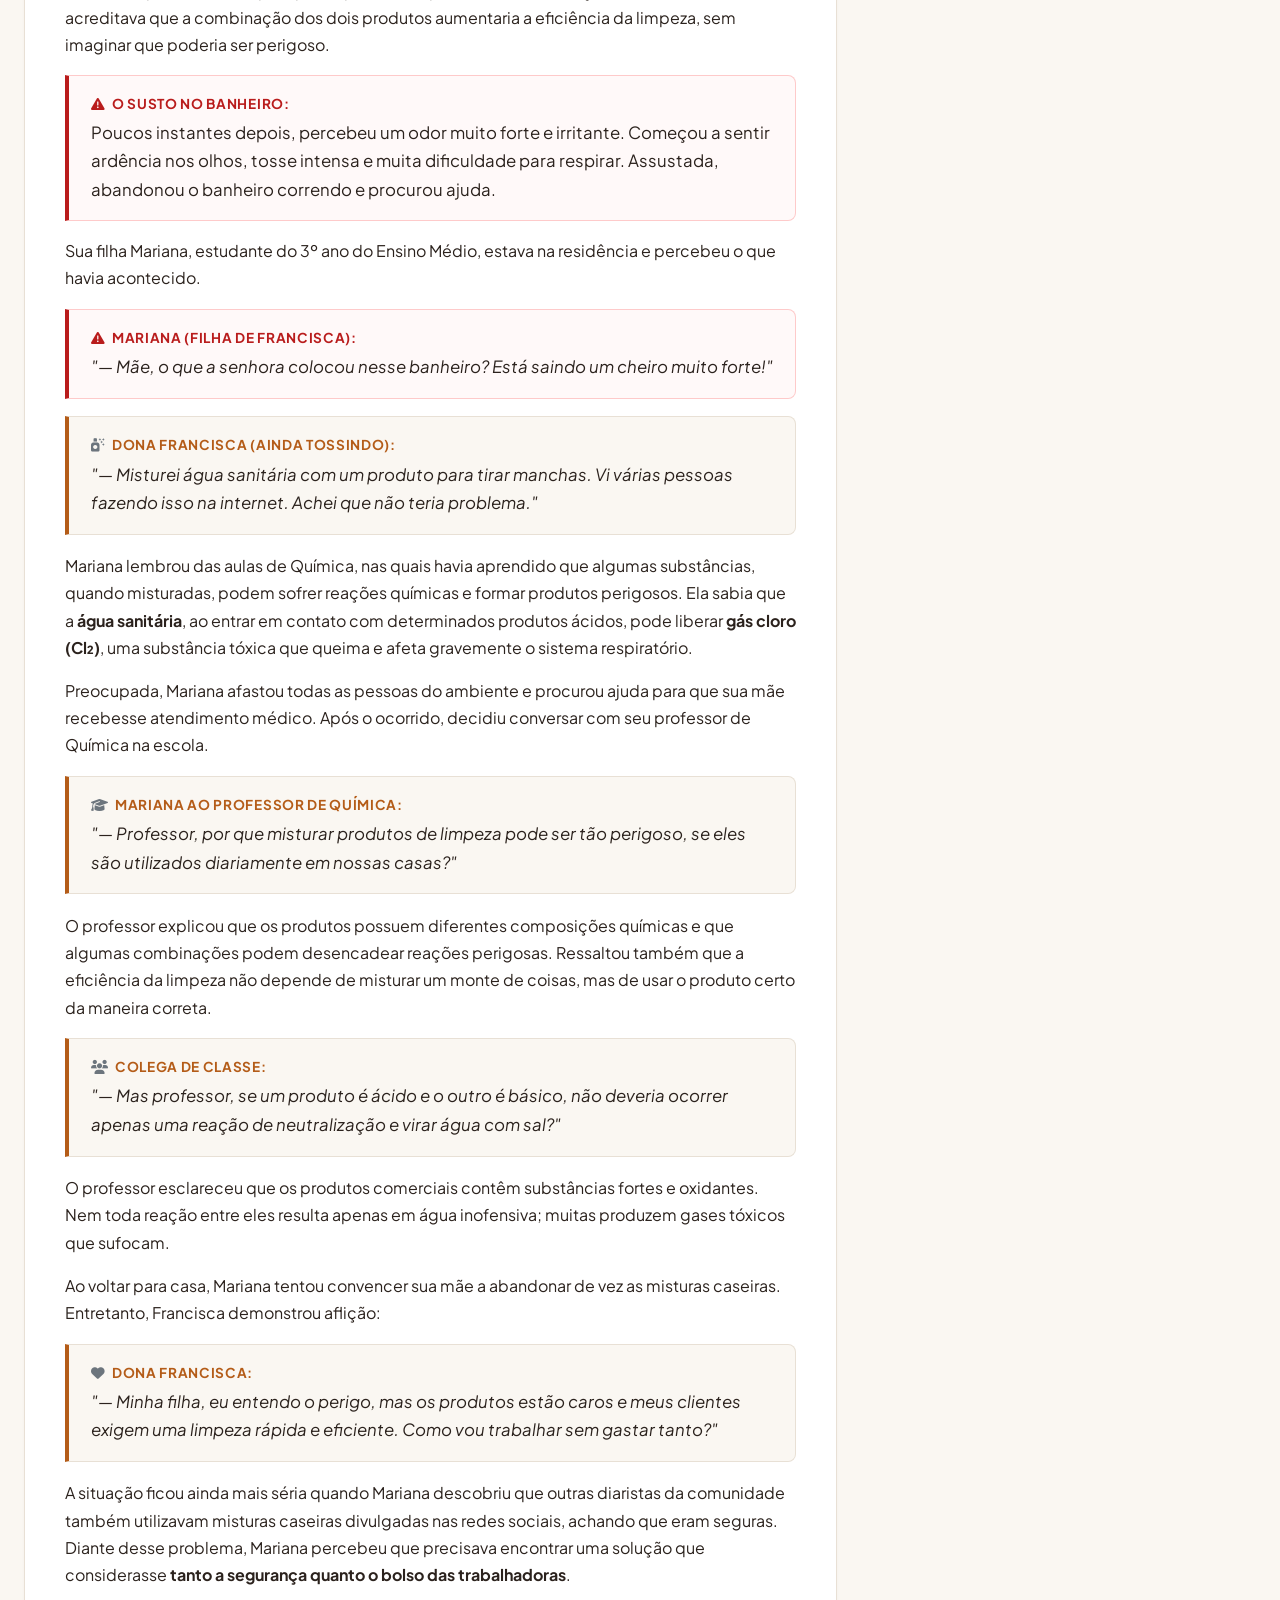
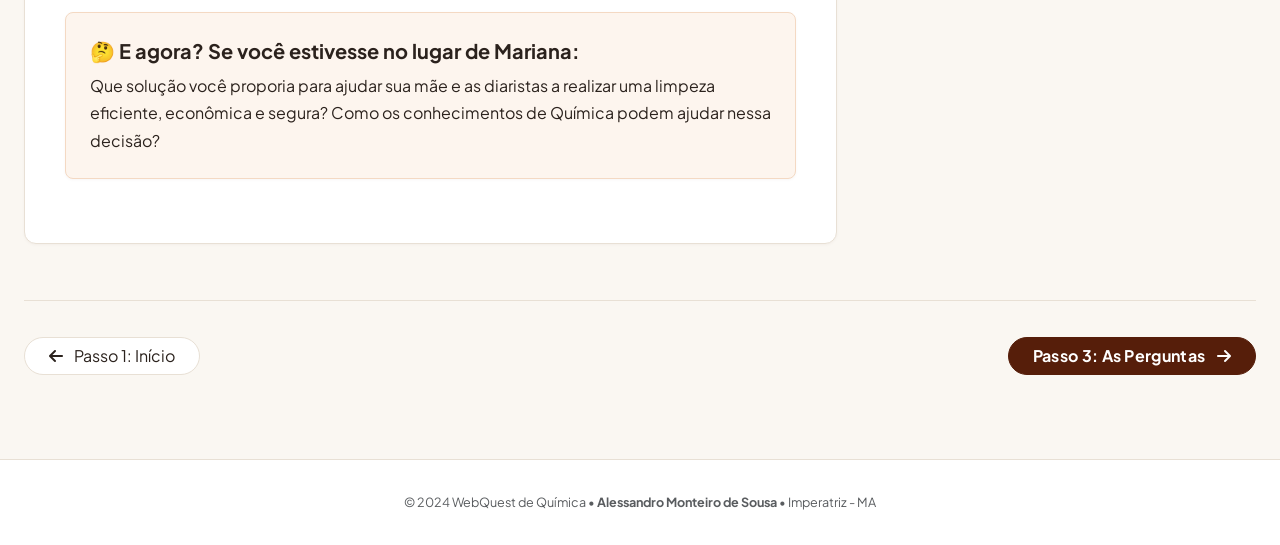
<file: caso.html>
<!DOCTYPE html>
<html lang="pt-BR" data-bs-theme="light">
<head>
  <meta charset="UTF-8">
  <meta name="viewport" content="width=device-width, initial-scale=1.0">
  <meta name="description" content="Estudo de Caso da WebQuest de Química: Limpeza ou Perigo? Narrativa em Imperatriz-MA por Alessandro Monteiro de Sousa.">
  <meta name="author" content="Alessandro Monteiro de Sousa">
  <title>A História de Dona Francisca • WebQuest de Química</title>

  <!-- Google Fonts -->
  <link rel="preconnect" href="https://fonts.googleapis.com">
  <link rel="preconnect" href="https://fonts.gstatic.com" crossorigin>
  <link href="https://fonts.googleapis.com/css2?family=Lora:ital,wght@0,400;0,500;0,600;0,700;1,400;1,600&family=Plus+Jakarta+Sans:wght@400;500;600;700&family=JetBrains+Mono:wght@400;600&display=swap" rel="stylesheet">

  <!-- Bootstrap 5.3 CSS -->
  <link href="https://cdn.jsdelivr.net/npm/bootstrap@5.3.3/dist/css/bootstrap.min.css" rel="stylesheet">

  <!-- Font Awesome 6 Icons -->
  <link rel="stylesheet" href="https://cdnjs.cloudflare.com/ajax/libs/font-awesome/6.5.1/css/all.min.css">

  <!-- Custom CSS -->
  <link rel="stylesheet" href="css/style.css">
</head>
<body>

  <!-- ==========================================================================
       BARRA DE NAVEGAÇÃO DESCOMPLICADA
       ========================================================================== -->
  <nav class="navbar navbar-expand-lg custom-navbar sticky-top">
    <div class="container px-lg-4">
      <a class="navbar-brand d-flex align-items-center gap-2" href="index.html">
        <div class="stat-icon bg-primary text-white" style="width: 38px; height: 38px; font-size: 1.1rem; border-radius: 10px;">
          <i class="fa-solid fa-flask"></i>
        </div>
        <div>
          <span class="brand-title d-block lh-1">Química Sem Segredos</span>
          <small class="text-muted" style="font-size: 0.72rem;">WebQuest • Imperatriz/MA</small>
        </div>
      </a>

      <button class="navbar-toggler border-0 shadow-none" type="button" data-bs-toggle="collapse" data-bs-target="#navMenu" aria-controls="navMenu" aria-expanded="false" aria-label="Abrir menu">
        <i class="fa-solid fa-bars fa-lg text-primary"></i>
      </button>

      <div class="collapse navbar-collapse" id="navMenu">
        <ul class="navbar-nav ms-auto mb-2 mb-lg-0 gap-1 font-mono">
          <li class="nav-item"><a class="nav-link" href="index.html">1. Início</a></li>
          <li class="nav-item"><a class="nav-link active" href="caso.html">2. A História</a></li>
          <li class="nav-item"><a class="nav-link" href="problematizacao.html">3. Perguntas</a></li>
          <li class="nav-item"><a class="nav-link" href="atividade.html">4. Simulador</a></li>
          <li class="nav-item"><a class="nav-link" href="avaliacao.html">5. Quiz</a></li>
          <li class="nav-item"><a class="nav-link" href="conclusao.html">6. Conclusão</a></li>
        </ul>
      </div>
    </div>
  </nav>

  <!-- ==========================================================================
       CABEÇALHO DA PÁGINA
       ========================================================================== -->
  <header class="page-header-banner">
    <div class="container px-lg-4 text-center">
      <span class="section-tag">📖 Passo 2 de 6 • A História do Caso</span>
      <h1 class="section-title">O Caso de Dona Francisca e Mariana</h1>
      <p class="section-desc mx-auto">
        Uma história real que aconteceu aqui em Imperatriz, no Maranhão. Leia com atenção para entender o que deu errado!
      </p>
    </div>
  </header>

  <!-- ==========================================================================
       CONTEÚDO DO ESTUDO DE CASO
       ========================================================================== -->
  <main class="container px-lg-4 mb-5">
    <div class="row g-4">
      <div class="col-lg-8">
        <div class="case-story-card">
          <div class="d-flex align-items-center justify-content-between mb-3 flex-wrap gap-2">
            <span class="editorial-tag">
              <i class="fa-solid fa-book-open"></i> Texto da História
            </span>
            <span class="small text-muted font-mono"><i class="fa-solid fa-clock me-1"></i> Leitura rápida: ~3 min</span>
          </div>

          <h2 class="fw-bold mb-3 text-main fs-3">LIMPEZA OU PERIGO? OS RISCOS INVISÍVEIS DAS MISTURAS CASEIRAS</h2>

          <!-- Foto Ilustrativa -->
          <div class="case-image-wrapper mb-4 position-relative overflow-hidden rounded-4 border border-secondary-subtle shadow-sm">
            <img src="assets/caso-dona-francisca.jpg" alt="Dona Francisca e os produtos de limpeza em Imperatriz-MA" class="img-fluid w-100 object-fit-cover" style="max-height: 340px;">
            <div class="p-2 bg-light border-top text-center small text-muted">
              <i class="fa-solid fa-camera me-1 text-secondary"></i> <em>Cenário do estudo de caso: o trabalho diário de limpeza, a alta dos preços e os riscos das misturas em Imperatriz-MA.</em>
            </div>
          </div>

          <p class="fs-6">
            Na cidade de <strong>Imperatriz, no Maranhão</strong>, dona Francisca, de 45 anos, trabalhava como diarista há mais de quinze anos. Conhecida pela dedicação e pelo cuidado com a limpeza, ela costumava utilizar diferentes produtos químicos para remover manchas, gorduras e sujeiras difíceis. Com o aumento do preço dos produtos de limpeza, começou a procurar alternativas mais econômicas na internet, encontrando vídeos que ensinavam a preparar misturas caseiras consideradas mais potentes e eficientes.
          </p>

          <p class="fs-6">
            Certo dia, dona Francisca recebeu uma proposta para realizar uma limpeza pesada em uma residência. A proprietária, dona Helena, exigiu que os banheiros fossem completamente higienizados, principalmente porque apresentavam manchas persistentes nos pisos e vasos sanitários.
          </p>

          <div class="dialogue-bubble">
            <div class="dialogue-speaker"><i class="fa-solid fa-user me-1 text-secondary"></i> Dona Helena (Proprietária):</div>
            <p class="mb-0 fst-italic">"— Francisca, preciso que você retire todas essas manchas. Já tentei vários produtos e nenhum resolveu."</p>
          </div>

          <div class="dialogue-bubble">
            <div class="dialogue-speaker"><i class="fa-solid fa-spray-can-sparkles me-1 text-secondary"></i> Dona Francisca (Diarista):</div>
            <p class="mb-0 fst-italic">"— Pode deixar, dona Helena. Vi uma receita na internet que promete remover até as sujeiras mais difíceis. Vou experimentar hoje."</p>
          </div>

          <p class="fs-6">
            Durante a limpeza, Francisca utilizou <strong>água sanitária</strong> e, em seguida, acrescentou um <strong>limpador de cerâmica</strong> (produto ácido para pisos) para tentar potencializar a remoção das manchas. Ela acreditava que a combinação dos dois produtos aumentaria a eficiência da limpeza, sem imaginar que poderia ser perigoso.
          </p>

          <div class="dialogue-bubble danger my-3">
            <div class="dialogue-speaker"><i class="fa-solid fa-triangle-exclamation me-1 text-danger"></i> O Susto no Banheiro:</div>
            <p class="mb-0 text-main">
              Poucos instantes depois, percebeu um odor muito forte e irritante. Começou a sentir ardência nos olhos, tosse intensa e muita dificuldade para respirar. Assustada, abandonou o banheiro correndo e procurou ajuda.
            </p>
          </div>

          <p class="fs-6">
            Sua filha Mariana, estudante do 3º ano do Ensino Médio, estava na residência e percebeu o que havia acontecido.
          </p>

          <div class="dialogue-bubble danger">
            <div class="dialogue-speaker"><i class="fa-solid fa-triangle-exclamation me-1 text-danger"></i> Mariana (Filha de Francisca):</div>
            <p class="mb-0 fst-italic">"— Mãe, o que a senhora colocou nesse banheiro? Está saindo um cheiro muito forte!"</p>
          </div>

          <div class="dialogue-bubble">
            <div class="dialogue-speaker"><i class="fa-solid fa-spray-can-sparkles me-1 text-secondary"></i> Dona Francisca (ainda tossindo):</div>
            <p class="mb-0 fst-italic">"— Misturei água sanitária com um produto para tirar manchas. Vi várias pessoas fazendo isso na internet. Achei que não teria problema."</p>
          </div>

          <p class="fs-6">
            Mariana lembrou das aulas de Química, nas quais havia aprendido que algumas substâncias, quando misturadas, podem sofrer reações químicas e formar produtos perigosos. Ela sabia que a <strong>água sanitária</strong>, ao entrar em contato com determinados produtos ácidos, pode liberar <strong>gás cloro (Cl₂)</strong>, uma substância tóxica que queima e afeta gravemente o sistema respiratório.
          </p>

          <p class="fs-6">
            Preocupada, Mariana afastou todas as pessoas do ambiente e procurou ajuda para que sua mãe recebesse atendimento médico. Após o ocorrido, decidiu conversar com seu professor de Química na escola.
          </p>

          <div class="dialogue-bubble">
            <div class="dialogue-speaker"><i class="fa-solid fa-graduation-cap me-1 text-secondary"></i> Mariana ao Professor de Química:</div>
            <p class="mb-0 fst-italic">"— Professor, por que misturar produtos de limpeza pode ser tão perigoso, se eles são utilizados diariamente em nossas casas?"</p>
          </div>

          <p class="fs-6">
            O professor explicou que os produtos possuem diferentes composições químicas e que algumas combinações podem desencadear reações perigosas. Ressaltou também que a eficiência da limpeza não depende de misturar um monte de coisas, mas de usar o produto certo da maneira correta.
          </p>

          <div class="dialogue-bubble">
            <div class="dialogue-speaker"><i class="fa-solid fa-users me-1 text-secondary"></i> Colega de Classe:</div>
            <p class="mb-0 fst-italic">"— Mas professor, se um produto é ácido e o outro é básico, não deveria ocorrer apenas uma reação de neutralização e virar água com sal?"</p>
          </div>

          <p class="fs-6">
            O professor esclareceu que os produtos comerciais contêm substâncias fortes e oxidantes. Nem toda reação entre eles resulta apenas em água inofensiva; muitas produzem gases tóxicos que sufocam.
          </p>

          <p class="fs-6">
            Ao voltar para casa, Mariana tentou convencer sua mãe a abandonar de vez as misturas caseiras. Entretanto, Francisca demonstrou aflição:
          </p>

          <div class="dialogue-bubble">
            <div class="dialogue-speaker"><i class="fa-solid fa-heart me-1 text-secondary"></i> Dona Francisca:</div>
            <p class="mb-0 fst-italic">"— Minha filha, eu entendo o perigo, mas os produtos estão caros e meus clientes exigem uma limpeza rápida e eficiente. Como vou trabalhar sem gastar tanto?"</p>
          </div>

          <p class="fs-6">
            A situação ficou ainda mais séria quando Mariana descobriu que outras diaristas da comunidade também utilizavam misturas caseiras divulgadas nas redes sociais, achando que eram seguras. Diante desse problema, Mariana percebeu que precisava encontrar uma solução que considerasse <strong>tanto a segurança quanto o bolso das trabalhadoras</strong>.
          </p>

          <!-- O Grande Dilema -->
          <div class="custom-card my-4 p-4" style="background-color: var(--secondary-subtle); border: 1px solid var(--secondary-border);">
            <h5 class="fw-bold text-main mb-2">🤔 E agora? Se você estivesse no lugar de Mariana:</h5>
            <p class="text-main mb-0">
              Que solução você proporia para ajudar sua mãe e as diaristas a realizar uma limpeza eficiente, econômica e segura? Como os conhecimentos de Química podem ajudar nessa decisão?
            </p>
          </div>
        </div>
      </div>

      <!-- Barra Lateral Descomplicada -->
      <div class="col-lg-4">
        <!-- Resumo Rápido -->
        <div class="custom-card mb-4">
          <h5 class="fw-bold mb-3 text-main"><i class="fa-solid fa-bolt me-2 text-secondary"></i>Resumo do Acidente</h5>
          
          <div class="mb-2 pb-2 border-bottom border-secondary-subtle">
            <small class="text-muted d-block">📍 Onde aconteceu:</small>
            <strong class="text-main small">Imperatriz, Maranhão</strong>
          </div>

          <div class="mb-2 pb-2 border-bottom border-secondary-subtle">
            <small class="text-muted d-block">🧴 O que foi misturado:</small>
            <strong class="text-main small">Água Sanitária + Limpador de Cerâmica</strong>
          </div>

          <div class="mb-2 pb-2 border-bottom border-secondary-subtle">
            <small class="text-muted d-block">💨 Gás perigoso que saiu:</small>
            <span class="editorial-badge" style="background-color: var(--danger-subtle); color: var(--danger-custom); border-color: var(--danger-border);">Gás Cloro (Cl₂)</span>
          </div>

          <div>
            <small class="text-muted d-block">⚠️ O que a diarista sentiu:</small>
            <span class="text-main small">Ardência nos olhos, tosse e falta de ar</span>
          </div>
        </div>

        <!-- Quem é quem -->
        <div class="custom-card">
          <h5 class="fw-bold mb-3 text-main"><i class="fa-solid fa-users me-2 text-secondary"></i>Quem é Quem</h5>
          
          <div class="mb-3">
            <strong class="text-main d-block">🧕 Dona Francisca (45 anos)</strong>
            <small class="text-muted">Diarista há 15 anos. Trabalhadora dedicada, preocupada com a alta dos preços dos produtos.</small>
          </div>

          <div class="mb-3">
            <strong class="text-main d-block">👧 Mariana (Filha)</strong>
            <small class="text-muted">Estudante do 3º ano do Ensino Médio. Percebeu o perigo e buscou a ciência para ajudar.</small>
          </div>

          <div>
            <strong class="text-main d-block">👨‍🏫 Professor de Química</strong>
            <small class="text-muted">Mostra que misturar produtos domésticos não é brincadeira e ensina a limpar com segurança.</small>
          </div>
        </div>
      </div>
    </div>

    <!-- Navegação Inferior -->
    <div class="page-nav-controls">
      <a href="index.html" class="btn btn-outline-secondary rounded-pill px-4">
        <i class="fa-solid fa-arrow-left me-2"></i> Passo 1: Início
      </a>
      <a href="problematizacao.html" class="btn btn-primary rounded-pill px-4 fw-bold">
        Passo 3: As Perguntas <i class="fa-solid fa-arrow-right ms-2"></i>
      </a>
    </div>
  </main>

  <!-- ==========================================================================
       RODAPÉ LIMPO E MINIMALISTA
       ========================================================================== -->
  <footer class="custom-footer">
    <div class="container text-center">
      <p class="small text-muted mb-0">
        © 2024 WebQuest de Química • <strong>Alessandro Monteiro de Sousa</strong> • Imperatriz - MA
      </p>
    </div>
  </footer>

  <!-- Scripts -->
  <script src="https://cdn.jsdelivr.net/npm/bootstrap@5.3.3/dist/js/bootstrap.bundle.min.js"></script>
  <script src="js/script.js"></script>
</body>
</html>
</file>
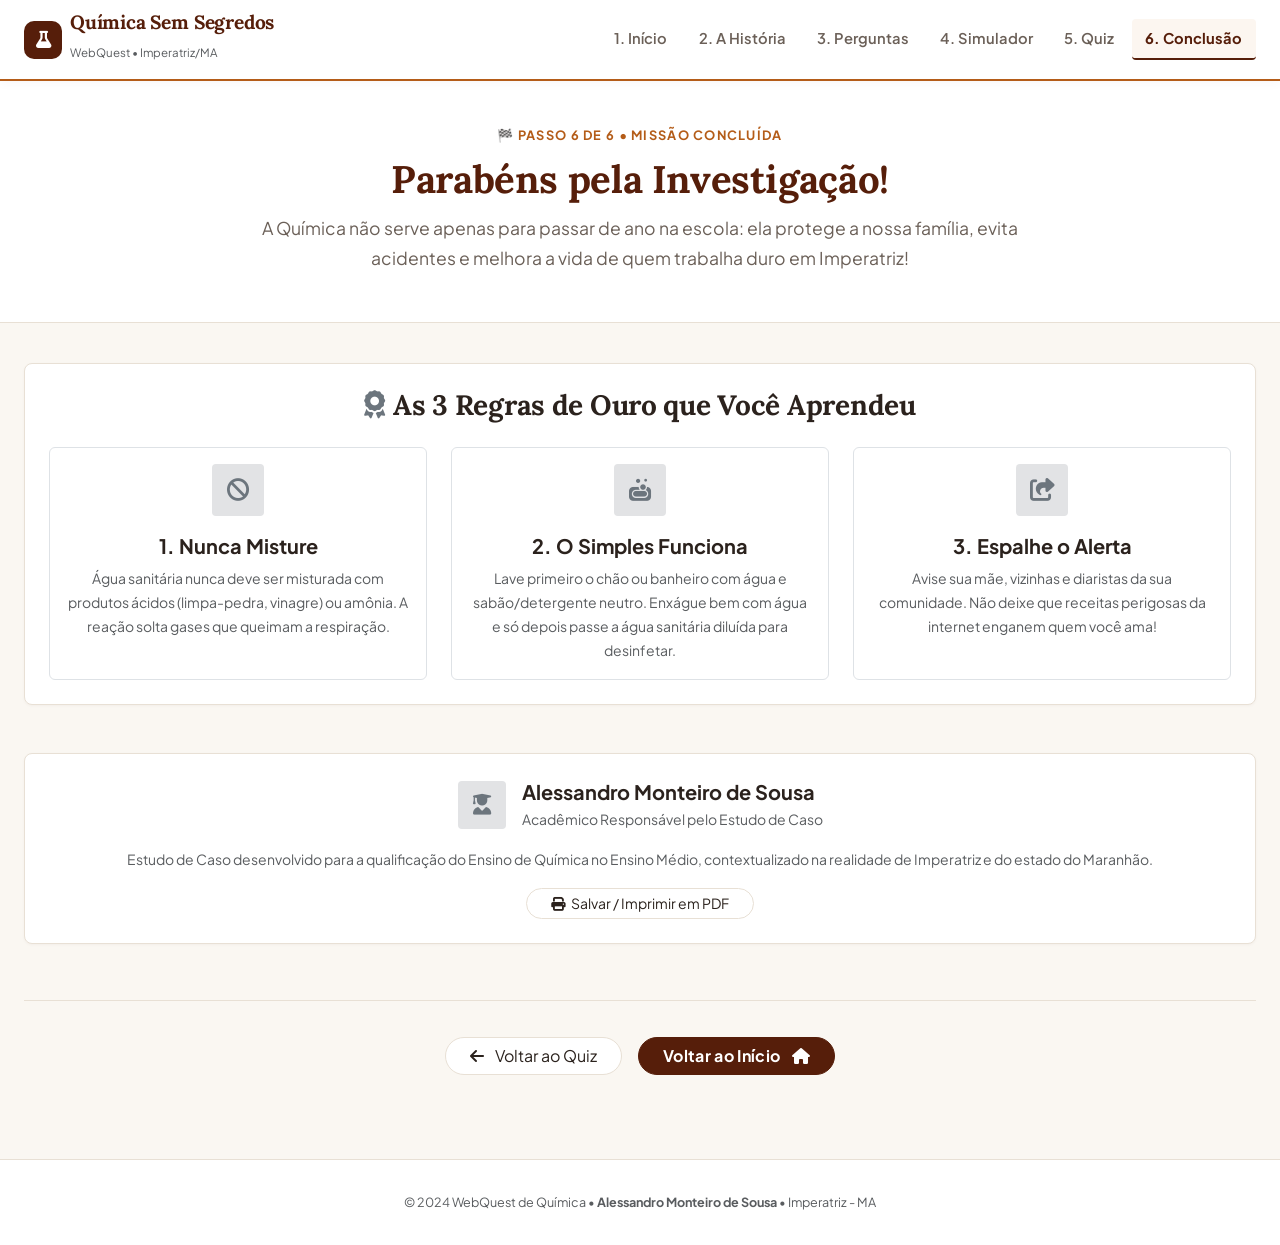
<file: conclusao.html>
<!DOCTYPE html>
<html lang="pt-BR" data-bs-theme="light">
<head>
  <meta charset="UTF-8">
  <meta name="viewport" content="width=device-width, initial-scale=1.0">
  <meta name="description" content="Conclusão da WebQuest de Química: A Ciência a Serviço da Vida. Síntese e autoria de Alessandro Monteiro de Sousa.">
  <meta name="author" content="Alessandro Monteiro de Sousa">
  <title>Conclusão • WebQuest de Química</title>

  <!-- Google Fonts -->
  <link rel="preconnect" href="https://fonts.googleapis.com">
  <link rel="preconnect" href="https://fonts.gstatic.com" crossorigin>
  <link href="https://fonts.googleapis.com/css2?family=Lora:ital,wght@0,400;0,500;0,600;0,700;1,400;1,600&family=Plus+Jakarta+Sans:wght@400;500;600;700&family=JetBrains+Mono:wght@400;600&display=swap" rel="stylesheet">

  <!-- Bootstrap 5.3 CSS -->
  <link href="https://cdn.jsdelivr.net/npm/bootstrap@5.3.3/dist/css/bootstrap.min.css" rel="stylesheet">

  <!-- Font Awesome 6 Icons -->
  <link rel="stylesheet" href="https://cdnjs.cloudflare.com/ajax/libs/font-awesome/6.5.1/css/all.min.css">

  <!-- Custom CSS -->
  <link rel="stylesheet" href="css/style.css">
</head>
<body>

  <!-- ==========================================================================
       BARRA DE NAVEGAÇÃO DESCOMPLICADA
       ========================================================================== -->
  <nav class="navbar navbar-expand-lg custom-navbar sticky-top">
    <div class="container px-lg-4">
      <a class="navbar-brand d-flex align-items-center gap-2" href="index.html">
        <div class="stat-icon bg-primary text-white" style="width: 38px; height: 38px; font-size: 1.1rem; border-radius: 10px;">
          <i class="fa-solid fa-flask"></i>
        </div>
        <div>
          <span class="brand-title d-block lh-1">Química Sem Segredos</span>
          <small class="text-muted" style="font-size: 0.72rem;">WebQuest • Imperatriz/MA</small>
        </div>
      </a>

      <button class="navbar-toggler border-0 shadow-none" type="button" data-bs-toggle="collapse" data-bs-target="#navMenu" aria-controls="navMenu" aria-expanded="false" aria-label="Abrir menu">
        <i class="fa-solid fa-bars fa-lg text-primary"></i>
      </button>

      <div class="collapse navbar-collapse" id="navMenu">
        <ul class="navbar-nav ms-auto mb-2 mb-lg-0 gap-1 font-mono">
          <li class="nav-item"><a class="nav-link" href="index.html">1. Início</a></li>
          <li class="nav-item"><a class="nav-link" href="caso.html">2. A História</a></li>
          <li class="nav-item"><a class="nav-link" href="problematizacao.html">3. Perguntas</a></li>
          <li class="nav-item"><a class="nav-link" href="atividade.html">4. Simulador</a></li>
          <li class="nav-item"><a class="nav-link" href="avaliacao.html">5. Quiz</a></li>
          <li class="nav-item"><a class="nav-link active" href="conclusao.html">6. Conclusão</a></li>
        </ul>
      </div>
    </div>
  </nav>

  <!-- ==========================================================================
       CABEÇALHO DA PÁGINA
       ========================================================================== -->
  <header class="page-header-banner">
    <div class="container px-lg-4 text-center">
      <span class="section-tag">🏁 Passo 6 de 6 • Missão Concluída</span>
      <h1 class="section-title">Parabéns pela Investigação!</h1>
      <p class="section-desc mx-auto">
        A Química não serve apenas para passar de ano na escola: ela protege a nossa família, evita acidentes e melhora a vida de quem trabalha duro em Imperatriz!
      </p>
    </div>
  </header>

  <!-- ==========================================================================
       CONTEÚDO DA CONCLUSÃO
       ========================================================================== -->
  <main class="container px-lg-4 mb-5">
    
    <!-- 3 Lições de Ouro -->
    <div class="custom-card p-4 mb-5">
      <h3 class="fw-bold text-main mb-4 text-center">
        <i class="fa-solid fa-award text-secondary me-2"></i>As 3 Regras de Ouro que Você Aprendeu
      </h3>

      <div class="row g-4">
        <div class="col-md-4">
          <div class="p-3 rounded bg-subtle border h-100 text-center">
            <div class="stat-icon bg-secondary-subtle text-secondary mx-auto mb-3" style="width: 52px; height: 52px; font-size: 1.4rem;">
              <i class="fa-solid fa-ban"></i>
            </div>
            <h5 class="fw-bold text-main">1. Nunca Misture</h5>
            <p class="small text-muted mb-0">
              Água sanitária nunca deve ser misturada com produtos ácidos (limpa-pedra, vinagre) ou amônia. A reação solta gases que queimam a respiração.
            </p>
          </div>
        </div>

        <div class="col-md-4">
          <div class="p-3 rounded bg-subtle border h-100 text-center">
            <div class="stat-icon bg-secondary-subtle text-secondary mx-auto mb-3" style="width: 52px; height: 52px; font-size: 1.4rem;">
              <i class="fa-solid fa-soap"></i>
            </div>
            <h5 class="fw-bold text-main">2. O Simples Funciona</h5>
            <p class="small text-muted mb-0">
              Lave primeiro o chão ou banheiro com água e sabão/detergente neutro. Enxágue bem com água e só depois passe a água sanitária diluída para desinfetar.
            </p>
          </div>
        </div>

        <div class="col-md-4">
          <div class="p-3 rounded bg-subtle border h-100 text-center">
            <div class="stat-icon bg-secondary-subtle text-secondary mx-auto mb-3" style="width: 52px; height: 52px; font-size: 1.4rem;">
              <i class="fa-solid fa-share-from-square"></i>
            </div>
            <h5 class="fw-bold text-main">3. Espalhe o Alerta</h5>
            <p class="small text-muted mb-0">
              Avise sua mãe, vizinhas e diaristas da sua comunidade. Não deixe que receitas perigosas da internet enganem quem você ama!
            </p>
          </div>
        </div>
      </div>
    </div>

    <!-- Créditos do Autor e Estudo de Caso -->
    <div class="custom-card p-4 text-center mb-5">
      <div class="d-flex align-items-center justify-content-center gap-3 mb-3">
        <div class="stat-icon bg-secondary-subtle text-secondary" style="width: 48px; height: 48px; font-size: 1.3rem;">
          <i class="fa-solid fa-user-graduate"></i>
        </div>
        <div class="text-start">
          <h5 class="fw-bold mb-0 text-main">Alessandro Monteiro de Sousa</h5>
          <small class="text-muted">Acadêmico Responsável pelo Estudo de Caso</small>
        </div>
      </div>
      <p class="small text-muted max-w-700 mx-auto mb-3">
        Estudo de Caso desenvolvido para a qualificação do Ensino de Química no Ensino Médio, contextualizado na realidade de Imperatriz e do estado do Maranhão.
      </p>
      <div class="d-flex justify-content-center gap-2 flex-wrap">
        <button onclick="window.print()" class="btn btn-outline-secondary btn-sm rounded-pill px-4">
          <i class="fa-solid fa-print me-1"></i> Salvar / Imprimir em PDF
        </button>
      </div>
    </div>

    <!-- Navegação Inferior -->
    <div class="page-nav-controls justify-content-center gap-3">
      <a href="avaliacao.html" class="btn btn-outline-secondary rounded-pill px-4">
        <i class="fa-solid fa-arrow-left me-2"></i> Voltar ao Quiz
      </a>
      <a href="index.html" class="btn btn-primary rounded-pill px-4 fw-bold">
        Voltar ao Início <i class="fa-solid fa-house ms-2"></i>
      </a>
    </div>
  </main>

  <!-- ==========================================================================
       RODAPÉ LIMPO E MINIMALISTA
       ========================================================================== -->
  <footer class="custom-footer">
    <div class="container text-center">
      <p class="small text-muted mb-0">
        © 2024 WebQuest de Química • <strong>Alessandro Monteiro de Sousa</strong> • Imperatriz - MA
      </p>
    </div>
  </footer>

  <!-- Scripts -->
  <script src="https://cdn.jsdelivr.net/npm/bootstrap@5.3.3/dist/js/bootstrap.bundle.min.js"></script>
  <script src="js/script.js"></script>
</body>
</html>
</file>
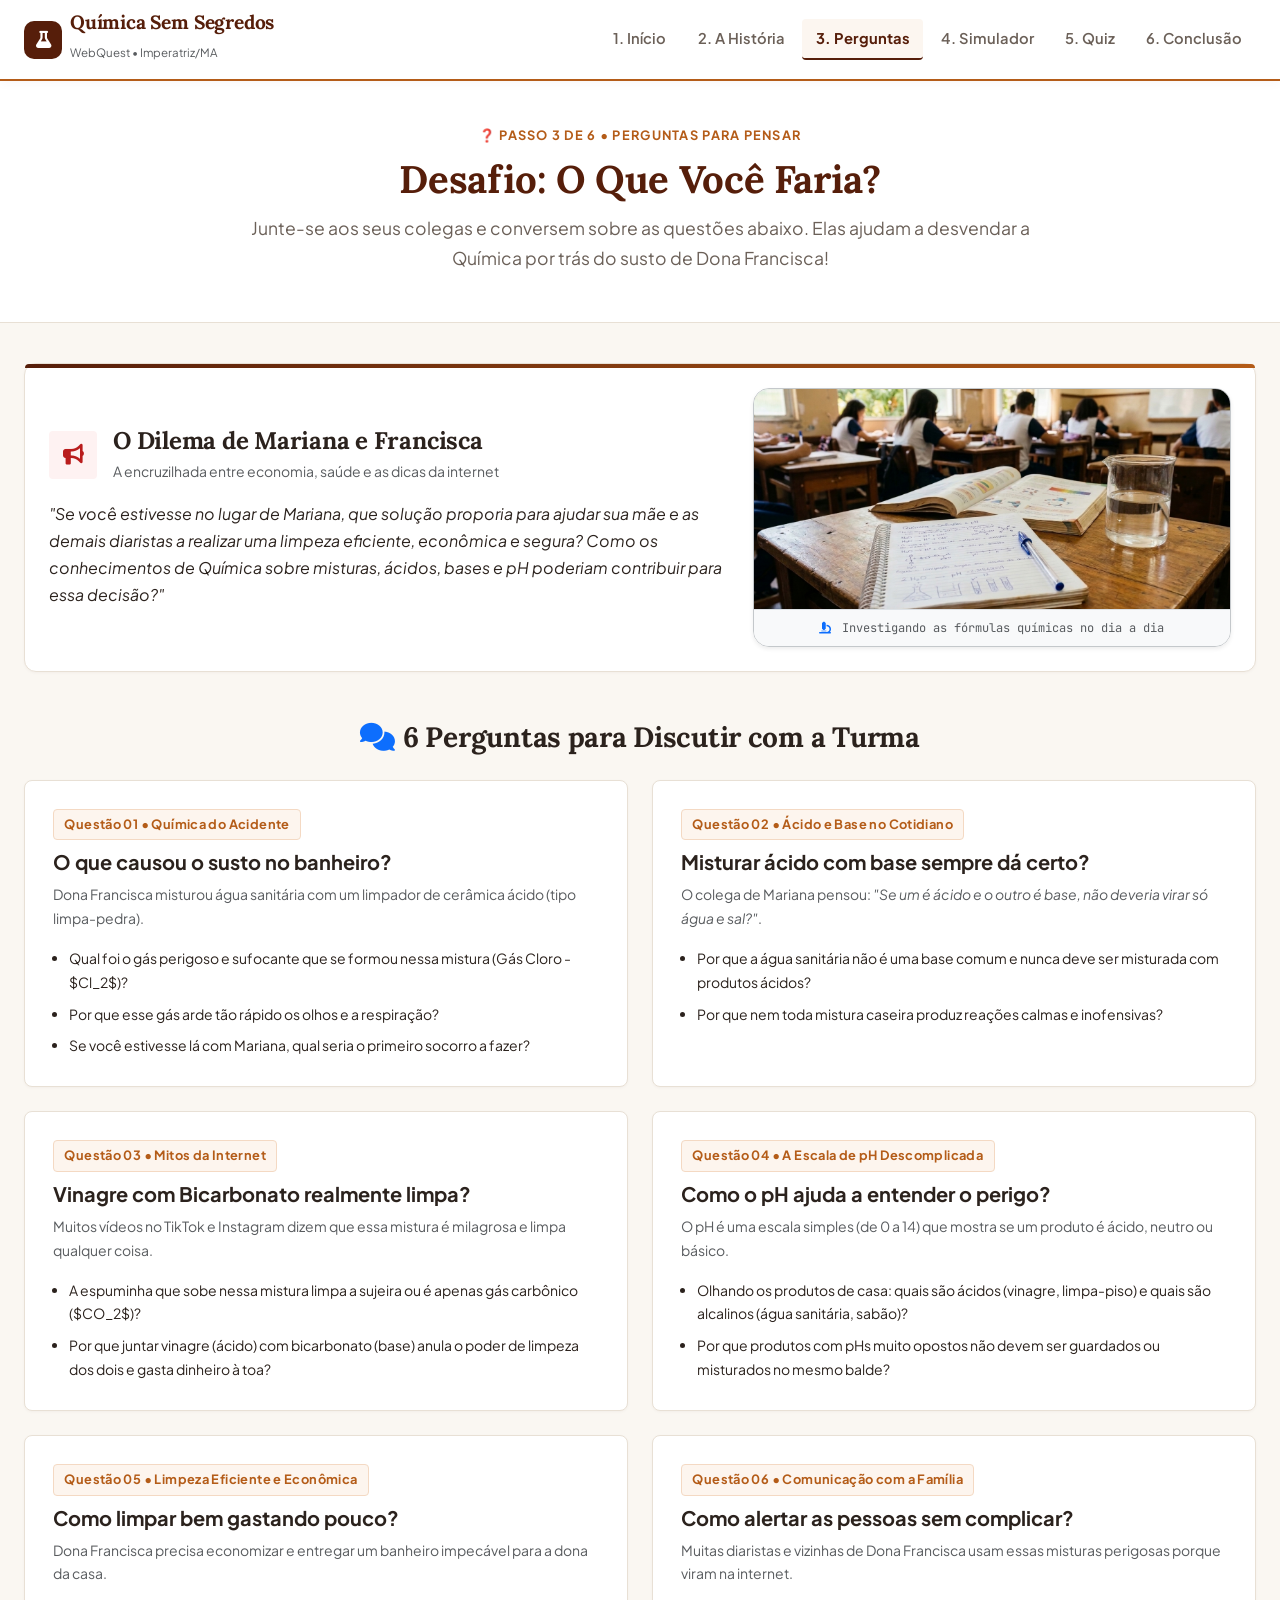
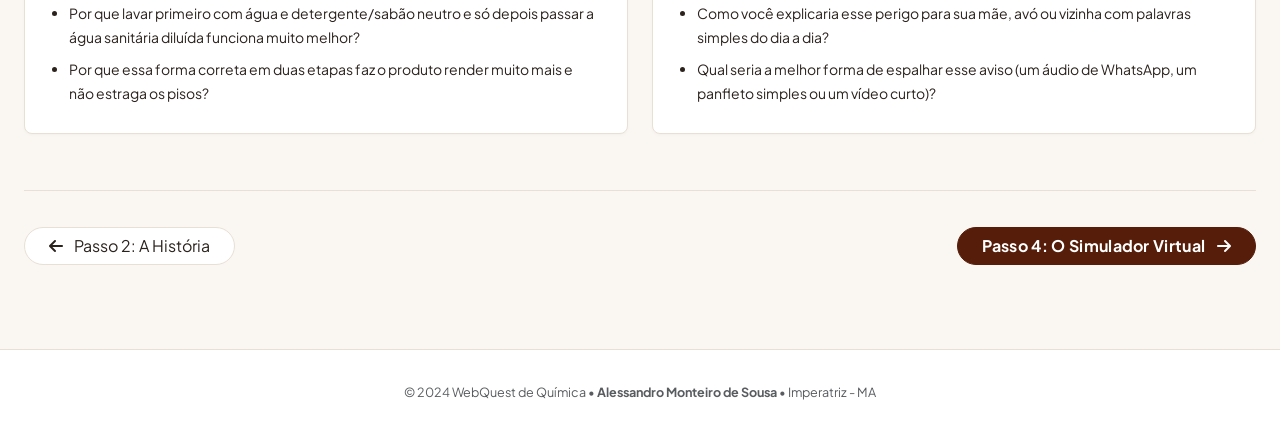
<file: problematizacao.html>
<!DOCTYPE html>
<html lang="pt-BR" data-bs-theme="light">
<head>
  <meta charset="UTF-8">
  <meta name="viewport" content="width=device-width, initial-scale=1.0">
  <meta name="description" content="Problematização da WebQuest de Química: Questões investigativas para os estudantes do Ensino Médio.">
  <meta name="author" content="Alessandro Monteiro de Sousa">
  <title>Perguntas da Investigação • WebQuest de Química</title>

  <!-- Google Fonts -->
  <link rel="preconnect" href="https://fonts.googleapis.com">
  <link rel="preconnect" href="https://fonts.gstatic.com" crossorigin>
  <link href="https://fonts.googleapis.com/css2?family=Lora:ital,wght@0,400;0,500;0,600;0,700;1,400;1,600&family=Plus+Jakarta+Sans:wght@400;500;600;700&family=JetBrains+Mono:wght@400;600&display=swap" rel="stylesheet">

  <!-- Bootstrap 5.3 CSS -->
  <link href="https://cdn.jsdelivr.net/npm/bootstrap@5.3.3/dist/css/bootstrap.min.css" rel="stylesheet">

  <!-- Font Awesome 6 Icons -->
  <link rel="stylesheet" href="https://cdnjs.cloudflare.com/ajax/libs/font-awesome/6.5.1/css/all.min.css">

  <!-- Custom CSS -->
  <link rel="stylesheet" href="css/style.css">
</head>
<body>

  <!-- ==========================================================================
       BARRA DE NAVEGAÇÃO DESCOMPLICADA
       ========================================================================== -->
  <nav class="navbar navbar-expand-lg custom-navbar sticky-top">
    <div class="container px-lg-4">
      <a class="navbar-brand d-flex align-items-center gap-2" href="index.html">
        <div class="stat-icon bg-primary text-white" style="width: 38px; height: 38px; font-size: 1.1rem; border-radius: 10px;">
          <i class="fa-solid fa-flask"></i>
        </div>
        <div>
          <span class="brand-title d-block lh-1">Química Sem Segredos</span>
          <small class="text-muted" style="font-size: 0.72rem;">WebQuest • Imperatriz/MA</small>
        </div>
      </a>

      <button class="navbar-toggler border-0 shadow-none" type="button" data-bs-toggle="collapse" data-bs-target="#navMenu" aria-controls="navMenu" aria-expanded="false" aria-label="Abrir menu">
        <i class="fa-solid fa-bars fa-lg text-primary"></i>
      </button>

      <div class="collapse navbar-collapse" id="navMenu">
        <ul class="navbar-nav ms-auto mb-2 mb-lg-0 gap-1 font-mono">
          <li class="nav-item"><a class="nav-link" href="index.html">1. Início</a></li>
          <li class="nav-item"><a class="nav-link" href="caso.html">2. A História</a></li>
          <li class="nav-item"><a class="nav-link active" href="problematizacao.html">3. Perguntas</a></li>
          <li class="nav-item"><a class="nav-link" href="atividade.html">4. Simulador</a></li>
          <li class="nav-item"><a class="nav-link" href="avaliacao.html">5. Quiz</a></li>
          <li class="nav-item"><a class="nav-link" href="conclusao.html">6. Conclusão</a></li>
        </ul>
      </div>
    </div>
  </nav>

  <!-- ==========================================================================
       CABEÇALHO DA PÁGINA
       ========================================================================== -->
  <header class="page-header-banner">
    <div class="container px-lg-4 text-center">
      <span class="section-tag">❓ Passo 3 de 6 • Perguntas para Pensar</span>
      <h1 class="section-title">Desafio: O Que Você Faria?</h1>
      <p class="section-desc mx-auto">
        Junte-se aos seus colegas e conversem sobre as questões abaixo. Elas ajudam a desvendar a Química por trás do susto de Dona Francisca!
      </p>
    </div>
  </header>

  <!-- ==========================================================================
       CONTEÚDO DA PROBLEMATIZAÇÃO
       ========================================================================== -->
  <main class="container px-lg-4 mb-5">
    
    <!-- Caixa do Grande Dilema -->
    <div class="case-story-card mb-5 p-4">
      <div class="row align-items-center g-4">
        <div class="col-lg-7">
          <div class="d-flex align-items-center gap-3 mb-3">
            <div class="stat-icon bg-danger-subtle text-danger" style="width: 48px; height: 48px; font-size: 1.3rem;">
              <i class="fa-solid fa-bullhorn"></i>
            </div>
            <div>
              <h4 class="fw-bold text-main mb-0">O Dilema de Mariana e Francisca</h4>
              <small class="text-muted">A encruzilhada entre economia, saúde e as dicas da internet</small>
            </div>
          </div>
          <p class="text-main fs-6 mb-0 fst-italic">
            "Se você estivesse no lugar de Mariana, que solução proporia para ajudar sua mãe e as demais diaristas a realizar uma limpeza eficiente, econômica e segura? Como os conhecimentos de Química sobre misturas, ácidos, bases e pH poderiam contribuir para essa decisão?"
          </p>
        </div>
        <div class="col-lg-5">
          <div class="position-relative overflow-hidden rounded-4 border border-secondary-subtle shadow-sm">
            <img src="assets/investigacao-quimica.jpg" alt="Bancada de investigação de reações e pH" class="img-fluid w-100 object-fit-cover" style="max-height: 220px;">
            <div class="p-2 text-center bg-light border-top small text-muted font-mono" style="font-size: 0.75rem;">
              <i class="fa-solid fa-microscope text-primary me-1"></i> Investigando as fórmulas químicas no dia a dia
            </div>
          </div>
        </div>
      </div>
    </div>

    <!-- As Questões para os Estudantes -->
    <h3 class="fw-bold text-main mb-4 text-center"><i class="fa-solid fa-comments me-2 text-primary"></i>6 Perguntas para Discutir com a Turma</h3>

    <div class="row g-4 mb-5">
      <!-- Questão 1 -->
      <div class="col-md-6">
        <div class="custom-card h-100">
          <span class="editorial-badge mb-2">Questão 01 • Química do Acidente</span>
          <h5 class="fw-bold text-main">O que causou o susto no banheiro?</h5>
          <p class="small text-muted mb-3">
            Dona Francisca misturou água sanitária com um limpador de cerâmica ácido (tipo limpa-pedra).
          </p>
          <ul class="small text-main ps-3 mb-0">
            <li class="mb-2">Qual foi o gás perigoso e sufocante que se formou nessa mistura (Gás Cloro - $Cl_2$)?</li>
            <li class="mb-2">Por que esse gás arde tão rápido os olhos e a respiração?</li>
            <li>Se você estivesse lá com Mariana, qual seria o primeiro socorro a fazer?</li>
          </ul>
        </div>
      </div>

      <!-- Questão 2 -->
      <div class="col-md-6">
        <div class="custom-card h-100">
          <span class="editorial-badge mb-2">Questão 02 • Ácido e Base no Cotidiano</span>
          <h5 class="fw-bold text-main">Misturar ácido com base sempre dá certo?</h5>
          <p class="small text-muted mb-3">
            O colega de Mariana pensou: <em>"Se um é ácido e o outro é base, não deveria virar só água e sal?"</em>.
          </p>
          <ul class="small text-main ps-3 mb-0">
            <li class="mb-2">Por que a água sanitária não é uma base comum e nunca deve ser misturada com produtos ácidos?</li>
            <li>Por que nem toda mistura caseira produz reações calmas e inofensivas?</li>
          </ul>
        </div>
      </div>

      <!-- Questão 3 -->
      <div class="col-md-6">
        <div class="custom-card h-100">
          <span class="editorial-badge mb-2">Questão 03 • Mitos da Internet</span>
          <h5 class="fw-bold text-main">Vinagre com Bicarbonato realmente limpa?</h5>
          <p class="small text-muted mb-3">
            Muitos vídeos no TikTok e Instagram dizem que essa mistura é milagrosa e limpa qualquer coisa.
          </p>
          <ul class="small text-main ps-3 mb-0">
            <li class="mb-2">A espuminha que sobe nessa mistura limpa a sujeira ou é apenas gás carbônico ($CO_2$)?</li>
            <li>Por que juntar vinagre (ácido) com bicarbonato (base) anula o poder de limpeza dos dois e gasta dinheiro à toa?</li>
          </ul>
        </div>
      </div>

      <!-- Questão 4 -->
      <div class="col-md-6">
        <div class="custom-card h-100">
          <span class="editorial-badge mb-2">Questão 04 • A Escala de pH Descomplicada</span>
          <h5 class="fw-bold text-main">Como o pH ajuda a entender o perigo?</h5>
          <p class="small text-muted mb-3">
            O pH é uma escala simples (de 0 a 14) que mostra se um produto é ácido, neutro ou básico.
          </p>
          <ul class="small text-main ps-3 mb-0">
            <li class="mb-2">Olhando os produtos de casa: quais são ácidos (vinagre, limpa-piso) e quais são alcalinos (água sanitária, sabão)?</li>
            <li>Por que produtos com pHs muito opostos não devem ser guardados ou misturados no mesmo balde?</li>
          </ul>
        </div>
      </div>

      <!-- Questão 5 -->
      <div class="col-md-6">
        <div class="custom-card h-100">
          <span class="editorial-badge mb-2">Questão 05 • Limpeza Eficiente e Econômica</span>
          <h5 class="fw-bold text-main">Como limpar bem gastando pouco?</h5>
          <p class="small text-muted mb-3">
            Dona Francisca precisa economizar e entregar um banheiro impecável para a dona da casa.
          </p>
          <ul class="small text-main ps-3 mb-0">
            <li class="mb-2">Por que lavar primeiro com água e detergente/sabão neutro e só depois passar a água sanitária diluída funciona muito melhor?</li>
            <li>Por que essa forma correta em duas etapas faz o produto render muito mais e não estraga os pisos?</li>
          </ul>
        </div>
      </div>

      <!-- Questão 6 -->
      <div class="col-md-6">
        <div class="custom-card h-100">
          <span class="editorial-badge mb-2">Questão 06 • Comunicação com a Família</span>
          <h5 class="fw-bold text-main">Como alertar as pessoas sem complicar?</h5>
          <p class="small text-muted mb-3">
            Muitas diaristas e vizinhas de Dona Francisca usam essas misturas perigosas porque viram na internet.
          </p>
          <ul class="small text-main ps-3 mb-0">
            <li class="mb-2">Como você explicaria esse perigo para sua mãe, avó ou vizinha com palavras simples do dia a dia?</li>
            <li>Qual seria a melhor forma de espalhar esse aviso (um áudio de WhatsApp, um panfleto simples ou um vídeo curto)?</li>
          </ul>
        </div>
      </div>
    </div>

    <!-- Navegação Inferior -->
    <div class="page-nav-controls">
      <a href="caso.html" class="btn btn-outline-secondary rounded-pill px-4">
        <i class="fa-solid fa-arrow-left me-2"></i> Passo 2: A História
      </a>
      <a href="atividade.html" class="btn btn-primary rounded-pill px-4 fw-bold">
        Passo 4: O Simulador Virtual <i class="fa-solid fa-arrow-right ms-2"></i>
      </a>
    </div>
  </main>

  <!-- ==========================================================================
       RODAPÉ LIMPO E MINIMALISTA
       ========================================================================== -->
  <footer class="custom-footer">
    <div class="container text-center">
      <p class="small text-muted mb-0">
        © 2024 WebQuest de Química • <strong>Alessandro Monteiro de Sousa</strong> • Imperatriz - MA
      </p>
    </div>
  </footer>

  <!-- Scripts -->
  <script src="https://cdn.jsdelivr.net/npm/bootstrap@5.3.3/dist/js/bootstrap.bundle.min.js"></script>
  <script src="js/script.js"></script>
</body>
</html>
</file>
<file: css/style.css>
/* ==========================================================================
   WEBQUEST DE QUÍMICA: LIMPEZA OU PERIGO?
   Estudo de Caso para o Ensino Médio • Imperatriz / Maranhão
   Autor: Alessandro Monteiro de Sousa
   DESIGN INSPIRADO NA OPRAH FOUNDATION (OWCF):
   Elegante, Acolhedor, Tons Terrosos, Marfim e Serif Clássico (Lora)
   ========================================================================== */

:root, [data-bs-theme="light"] {
  --font-serif: 'Lora', Georgia, 'Times New Roman', serif;
  --font-sans: 'Plus Jakarta Sans', -apple-system, BlinkMacSystemFont, "Segoe UI", Roboto, sans-serif;
  --font-mono: 'JetBrains Mono', SFMono-Regular, Menlo, Monaco, Consolas, monospace;

  /* Paleta Oprah Foundation (Quente, Nobre, Confiável e Humana) */
  --primary: #561e0a;               /* Mogno Profundo / Chocolate Borgonha */
  --primary-hover: #3d1406;
  --primary-subtle: #fcf6f0;        /* Marfim rosado suave */
  --primary-border: #ecd9cb;
  --primary-rgb: 86, 30, 10;
  
  --secondary: #b45c18;             /* Terracota Queimado / Âmbar Quente */
  --secondary-hover: #964a11;
  --secondary-subtle: #fdf5ee;
  --secondary-border: #f4d9c3;
  
  --accent: #b45c18;
  --accent-subtle: #fdf5ee;

  --danger-custom: #b91c1c;         /* Tijolo / Vermelho clássico */
  --danger-subtle: #fef2f2;
  --danger-border: #fecaca;
  
  --warning-custom: #b45c18;        /* Âmbar terracota */
  --warning-subtle: #fffbf5;
  --warning-border: #fed7aa;
  
  --success-custom: #1e5e3a;        /* Verde Floresta / Oliva Clássico */
  --success-subtle: #f2f8f4;
  --success-border: #bbf7d0;

  --bg-body: #faf7f2;               /* Linho / Marfim suave acolhedor */
  --bg-surface: #ffffff;            /* Branco puro para leitura limpa */
  --bg-surface-elevated: #f4efe7;   /* Areia suave para áreas de destaque */
  --bg-subtle: #f5f0e8;
  
  --text-main: #2b221d;             /* Marrom carvão profundo, excelente leitura */
  --text-muted: #6b6058;            /* Texto secundário em tom café sóbrio */
  --text-inverted: #ffffff;
  
  --border-color: #e8e0d5;          /* Linho sutil */
  --border-subtle: #f0eae1;
  
  --shadow-sm: 0 1px 3px 0 rgba(86, 30, 10, 0.04);
  --shadow-md: 0 4px 12px -2px rgba(86, 30, 10, 0.06);
  --shadow-lg: 0 10px 25px -4px rgba(86, 30, 10, 0.08);
  
  --radius-sm: 4px;
  --radius-md: 8px;
  --radius-lg: 12px;
  --radius-xl: 16px;
  
  --nav-height: 70px;
  --transition: all 0.22s ease-in-out;
}

/* ==========================================================================
   Base & Tipografia Editorial
   ========================================================================== */
*, *::before, *::after {
  box-sizing: border-box;
}

html, body {
  overflow-x: hidden;
  max-width: 100vw;
  scroll-behavior: smooth;
  scroll-padding-top: calc(var(--nav-height) + 16px);
  background-color: var(--bg-body);
  color: var(--text-main);
  font-family: var(--font-sans);
  line-height: 1.7;
}

h1, h2, h3, h4 {
  color: var(--text-main);
  font-family: var(--font-serif);
  font-weight: 600;
  line-height: 1.28;
  letter-spacing: -0.01em;
}

h5, h6 {
  color: var(--text-main);
  font-family: var(--font-sans);
  font-weight: 700;
  line-height: 1.35;
}

.font-serif {
  font-family: var(--font-serif);
}

.font-mono {
  font-family: var(--font-mono);
}

/* Aproveitamento Amplo da Tela (Sem Bordas Vazias Exageradas) */
.container, .container-xl, .container-lg {
  max-width: 1380px !important;
  width: 100% !important;
  padding-left: 1.5rem !important;
  padding-right: 1.5rem !important;
}

@media (min-width: 1400px) {
  .container, .container-xl {
    max-width: 1440px !important;
  }
}

/* ==========================================================================
   Barra de Navegação Editorial Estilo Fundação
   ========================================================================== */
.custom-navbar {
  min-height: var(--nav-height);
  background-color: #ffffff !important;
  border-bottom: 2px solid var(--secondary);
  box-shadow: 0 2px 10px rgba(86, 30, 10, 0.04);
}

.navbar-brand {
  display: flex;
  align-items: center;
  gap: 12px;
  color: var(--text-main) !important;
}

.brand-title {
  font-family: var(--font-serif);
  font-weight: 700;
  font-size: 1.2rem;
  letter-spacing: -0.01em;
  color: var(--primary) !important;
}

.navbar-brand .stat-icon {
  background-color: var(--primary) !important;
  color: #ffffff !important;
  border-radius: var(--radius-sm);
  width: 38px;
  height: 38px;
}

.nav-link {
  font-family: var(--font-sans);
  font-weight: 600;
  font-size: 0.92rem;
  color: var(--text-muted) !important;
  padding: 0.45rem 0.85rem !important;
  border-radius: var(--radius-sm);
  transition: var(--transition);
}

.nav-link:hover {
  color: var(--secondary) !important;
  background-color: var(--secondary-subtle);
}

.nav-link.active {
  color: var(--primary) !important;
  background-color: var(--primary-subtle);
  border-bottom: 2px solid var(--primary);
  font-weight: 700;
}

/* ==========================================================================
   Hero & Cabeçalhos Editoriais
   ========================================================================== */
.hero-section {
  position: relative;
  background-color: #ffffff;
  padding: 3.5rem 0 2.5rem;
  border-bottom: 1px solid var(--border-color);
}

.page-header-banner {
  padding: 2.75rem 0 2rem;
  background-color: #ffffff;
  border-bottom: 1px solid var(--border-color);
  margin-bottom: 2.5rem;
}

.badge-hero {
  background-color: var(--secondary-subtle);
  color: var(--secondary);
  border: 1px solid var(--secondary-border);
  font-family: var(--font-sans);
  font-weight: 700;
  padding: 0.35rem 0.85rem;
  border-radius: 9999px;
  display: inline-flex;
  align-items: center;
  gap: 8px;
  font-size: 0.85rem;
  letter-spacing: 0.02em;
}

.hero-title {
  font-family: var(--font-serif);
  font-size: clamp(2.2rem, 4vw, 3.2rem);
  font-weight: 700;
  letter-spacing: -0.02em;
  color: var(--primary);
  line-height: 1.18;
}

.hero-gradient-text {
  color: var(--secondary);
  font-style: italic;
}

.hero-subtitle {
  font-size: 1.15rem;
  color: var(--text-body);
  line-height: 1.7;
}

.section-tag {
  text-transform: uppercase;
  font-size: 0.8rem;
  font-weight: 700;
  letter-spacing: 0.1em;
  color: var(--secondary);
  margin-bottom: 0.5rem;
  display: block;
}

.section-title {
  font-family: var(--font-serif);
  font-size: clamp(1.8rem, 3vw, 2.5rem);
  font-weight: 700;
  color: var(--primary);
  margin-bottom: 0.6rem;
}

.section-desc {
  font-size: 1.1rem;
  color: var(--text-muted);
  max-width: 840px;
}

/* ==========================================================================
   Botões e Controles Elegantes
   ========================================================================== */
.btn-primary {
  background-color: var(--primary) !important;
  border-color: var(--primary) !important;
  color: #ffffff !important;
  font-family: var(--font-sans);
  font-weight: 600;
  letter-spacing: 0.02em;
  transition: var(--transition);
}

.btn-primary:hover {
  background-color: var(--primary-hover) !important;
  border-color: var(--primary-hover) !important;
  transform: translateY(-1px);
  box-shadow: 0 4px 12px rgba(86, 30, 10, 0.15) !important;
}

.btn-outline-secondary {
  border-color: var(--border-color) !important;
  color: var(--text-main) !important;
  background-color: #ffffff !important;
}

.btn-outline-secondary:hover {
  border-color: var(--secondary) !important;
  color: var(--secondary) !important;
  background-color: var(--secondary-subtle) !important;
}

/* ==========================================================================
   Cards Estilo Fundação (Branco, Borda Suave, Sombra Acolhedora)
   ========================================================================== */
.custom-card {
  background-color: var(--bg-surface);
  border: 1px solid var(--border-color);
  border-radius: var(--radius-md);
  padding: 1.75rem;
  box-shadow: var(--shadow-sm);
  transition: var(--transition);
}

.custom-card:hover {
  box-shadow: var(--shadow-md);
  border-color: var(--secondary-border);
}

.hover-card:hover {
  transform: translateY(-2px);
}

/* Numeração Editorial Serif (Estilo Oprah Foundation) */
.step-number {
  font-family: var(--font-serif);
  font-size: 2.25rem;
  font-weight: 700;
  line-height: 1;
  color: var(--secondary);
  letter-spacing: -0.02em;
}

.editorial-tag {
  display: inline-flex;
  align-items: center;
  gap: 6px;
  background-color: var(--secondary-subtle);
  color: var(--secondary);
  border: 1px solid var(--secondary-border);
  font-size: 0.8rem;
  font-weight: 700;
  letter-spacing: 0.04em;
  text-transform: uppercase;
  padding: 0.35rem 0.85rem;
  border-radius: 9999px;
}

.editorial-badge {
  display: inline-block;
  background-color: var(--secondary-subtle);
  color: var(--secondary);
  border: 1px solid var(--secondary-border);
  font-size: 0.8rem;
  font-weight: 700;
  letter-spacing: 0.03em;
  padding: 0.25rem 0.65rem;
  border-radius: var(--radius-sm);
  font-family: var(--font-sans);
}

.editorial-badge-primary {
  background-color: var(--primary-subtle);
  color: var(--primary);
  border: 1px solid var(--primary-border);
}

/* Harmonização de Classes de Cores (Elimina Qualquer Resquício Neon/Punk) */
.bg-warning, .badge.bg-warning {
  background-color: var(--secondary) !important;
  color: #ffffff !important;
}
.bg-warning-subtle {
  background-color: var(--secondary-subtle) !important;
  color: var(--secondary) !important;
  border-color: var(--secondary-border) !important;
}
.text-warning {
  color: var(--secondary) !important;
}
.border-warning {
  border-color: var(--secondary-border) !important;
}

.bg-danger, .badge.bg-danger {
  background-color: var(--danger-custom) !important;
  color: #ffffff !important;
}
.bg-danger-subtle {
  background-color: var(--danger-subtle) !important;
  color: var(--danger-custom) !important;
  border-color: var(--danger-border) !important;
}
.text-danger {
  color: var(--danger-custom) !important;
}
.border-danger {
  border-color: var(--danger-border) !important;
}

.bg-success, .badge.bg-success {
  background-color: var(--success-custom) !important;
  color: #ffffff !important;
}
.bg-success-subtle {
  background-color: var(--success-subtle) !important;
  color: var(--success-custom) !important;
  border-color: var(--success-border) !important;
}
.text-success {
  color: var(--success-custom) !important;
}
.border-success {
  border-color: var(--success-border) !important;
}

.bg-info, .badge.bg-info, .bg-info-subtle {
  background-color: var(--primary-subtle) !important;
  color: var(--primary) !important;
}
.text-info {
  color: var(--secondary) !important;
}
.border-info {
  border-color: var(--secondary-border) !important;
}

.case-story-card {
  background: var(--bg-surface);
  border: 1px solid var(--border-color);
  border-radius: var(--radius-lg);
  padding: 2.5rem;
  box-shadow: var(--shadow-sm);
  position: relative;
}

.case-story-card::before {
  content: "";
  position: absolute;
  top: 0;
  left: 0;
  right: 0;
  height: 4px;
  background: linear-gradient(90deg, var(--primary), var(--secondary));
  border-radius: var(--radius-lg) var(--radius-lg) 0 0;
}

@media (max-width: 576px) {
  .case-story-card {
    padding: 1.5rem;
  }
  .custom-card {
    padding: 1.25rem;
  }
}

.stat-icon {
  width: 44px;
  height: 44px;
  border-radius: var(--radius-sm);
  display: flex;
  align-items: center;
  justify-content: center;
  font-size: 1.2rem;
  flex-shrink: 0;
}

/* Diálogos com Estética Editorial (Tipo Citação) */
.dialogue-bubble {
  background-color: #faf7f2;
  border-left: 4px solid var(--secondary);
  padding: 1rem 1.35rem;
  border-radius: 0 var(--radius-md) var(--radius-md) 0;
  margin: 1.1rem 0;
  border-top: 1px solid var(--border-color);
  border-right: 1px solid var(--border-color);
  border-bottom: 1px solid var(--border-color);
  font-size: 1.05rem;
}

.dialogue-bubble.danger {
  border-left-color: var(--danger-custom);
  background-color: #fff9f9;
  border-top-color: var(--danger-border);
  border-right-color: var(--danger-border);
  border-bottom-color: var(--danger-border);
}

.dialogue-speaker {
  font-family: var(--font-sans);
  font-weight: 700;
  font-size: 0.85rem;
  text-transform: uppercase;
  letter-spacing: 0.05em;
  color: var(--secondary);
  margin-bottom: 4px;
}

.dialogue-bubble.danger .dialogue-speaker {
  color: var(--danger-custom);
}

/* ==========================================================================
   Simulador Químico Elegante
   ========================================================================== */
.simulator-card {
  background: #ffffff;
  border: 1px solid var(--border-color);
  border-radius: var(--radius-lg);
  padding: 2rem;
  box-shadow: var(--shadow-md);
}

.reaction-screen {
  background-color: #faf7f2;
  border: 1px solid var(--border-color);
  border-radius: var(--radius-md);
  padding: 1.75rem;
  min-height: 240px;
  display: flex;
  flex-direction: column;
  justify-content: center;
  align-items: center;
  text-align: center;
  transition: var(--transition);
}

.formula-display {
  background-color: #ffffff;
  color: var(--primary);
  padding: 0.85rem 1.2rem;
  border-radius: var(--radius-md);
  font-family: var(--font-mono);
  font-size: 0.95rem;
  font-weight: 600;
  margin: 0.9rem 0;
  border: 1px solid var(--border-color);
  word-break: break-word;
}

/* Frasco de Vidro Limpo */
.flask-vis-wrapper {
  position: relative;
  width: 80px;
  height: 85px;
  margin: 0 auto 0.85rem;
  display: flex;
  justify-content: center;
  align-items: flex-end;
}

.flask-svg {
  width: 65px;
  height: 80px;
  position: relative;
  z-index: 2;
}

.flask-liquid-path {
  transition: fill 0.4s ease;
  animation: liquidGiggle 2.5s ease-in-out infinite alternate;
  transform-origin: center bottom;
}

@keyframes liquidGiggle {
  0% { transform: scaleY(0.97) rotate(0.4deg); }
  100% { transform: scaleY(1.02) rotate(-0.4deg); }
}

.chem-fumes {
  position: absolute;
  top: -15px;
  left: 50%;
  transform: translateX(-50%);
  width: 50px;
  height: 35px;
  pointer-events: none;
  z-index: 1;
}

.fume-cloud {
  position: absolute;
  border-radius: 50%;
  background: radial-gradient(circle, rgba(180, 92, 24, 0.45) 0%, transparent 70%);
  opacity: 0;
  animation: fumeRise 2s infinite ease-out;
}

.fume-cloud.f1 { width: 18px; height: 18px; left: 10px; animation-delay: 0s; }
.fume-cloud.f2 { width: 24px; height: 24px; left: 20px; animation-delay: 0.65s; }
.fume-cloud.f3 { width: 16px; height: 16px; left: 14px; animation-delay: 1.3s; }

@keyframes fumeRise {
  0% { transform: translateY(10px) scale(0.6); opacity: 0; }
  35% { opacity: 0.7; }
  100% { transform: translateY(-25px) scale(1.5); opacity: 0; }
}

.chem-fizz {
  position: absolute;
  top: 4px;
  left: 50%;
  transform: translateX(-50%);
  width: 40px;
  height: 40px;
  pointer-events: none;
  z-index: 3;
}

.fizz-dot {
  position: absolute;
  border-radius: 50%;
  background: rgba(180, 92, 24, 0.75);
  animation: fizzPop 1.3s infinite ease-in;
}

.fizz-dot.b1 { width: 5px; height: 5px; left: 10px; bottom: 8px; animation-delay: 0.1s; }
.fizz-dot.b2 { width: 7px; height: 7px; left: 20px; bottom: 6px; animation-delay: 0.45s; }
.fizz-dot.b3 { width: 4px; height: 4px; left: 15px; bottom: 12px; animation-delay: 0.8s; }
.fizz-dot.b4 { width: 6px; height: 6px; left: 25px; bottom: 10px; animation-delay: 0.6s; }

@keyframes fizzPop {
  0% { transform: translateY(0) scale(0.8); opacity: 0; }
  50% { opacity: 0.9; }
  100% { transform: translateY(-28px) scale(1.3); opacity: 0; }
}

/* ==========================================================================
   Checklist & Quiz
   ========================================================================== */
.checklist-item {
  display: flex;
  align-items: flex-start;
  gap: 12px;
  padding: 0.85rem 1rem;
  background-color: #ffffff;
  border: 1px solid var(--border-color);
  border-radius: var(--radius-sm);
  margin-bottom: 0.65rem;
  cursor: pointer;
  transition: var(--transition);
}

.checklist-item:hover {
  background-color: #faf7f2;
}

.checklist-item.completed {
  border-color: var(--success-custom);
  background-color: var(--success-subtle);
}

.checklist-item input[type="checkbox"] {
  width: 19px;
  height: 19px;
  margin-top: 2px;
  cursor: pointer;
  flex-shrink: 0;
  accent-color: var(--primary);
}

.quiz-option {
  display: block;
  width: 100%;
  text-align: left;
  padding: 0.9rem 1.25rem;
  margin-bottom: 0.65rem;
  border-radius: var(--radius-sm);
  border: 1px solid var(--border-color);
  background-color: #ffffff;
  color: var(--text-main);
  font-size: 0.98rem;
  font-weight: 500;
  transition: var(--transition);
}

.quiz-option:hover {
  border-color: var(--secondary);
  background-color: var(--secondary-subtle);
}

.quiz-option.correct {
  background-color: #f2f8f4 !important;
  border-color: #1e5e3a !important;
  color: #1e5e3a !important;
  font-weight: 700;
}

.quiz-option.wrong {
  background-color: #fef2f2 !important;
  border-color: #b91c1c !important;
  color: #b91c1c !important;
}

/* ==========================================================================
   Navegação Inferior
   ========================================================================== */
.page-nav-controls {
  padding: 2.25rem 0;
  border-top: 1px solid var(--border-color);
  margin-top: 3.5rem;
  display: flex;
  flex-direction: row;
  justify-content: space-between;
  align-items: center;
  gap: 12px;
}

@media (max-width: 576px) {
  .page-nav-controls {
    flex-direction: column-reverse;
    gap: 12px;
    margin-top: 2rem;
  }
  .page-nav-controls .btn {
    width: 100%;
    text-align: center;
    padding: 0.75rem 1rem;
    font-size: 0.95rem;
  }
}

/* ==========================================================================
   Rodapé Estilo Fundação
   ========================================================================== */
.custom-footer {
  background-color: #ffffff;
  border-top: 1px solid var(--border-color);
  padding: 2rem 0;
  color: var(--text-muted);
  font-size: 0.9rem;
}

#confettiCanvas {
  position: fixed;
  top: 0;
  left: 0;
  width: 100vw;
  height: 100vh;
  pointer-events: none;
  z-index: 99999;
}

/* ==========================================================================
   Print Styles
   ========================================================================== */
@media print {
  .custom-navbar, .theme-toggle, .btn, #simulator, #quiz, .page-nav-controls {
    display: none !important;
  }
  body {
    background-color: #fff !important;
    color: #000 !important;
  }
  .case-story-card, .custom-card {
    box-shadow: none !important;
    border: 1px solid #ccc !important;
  }
}
</file>
